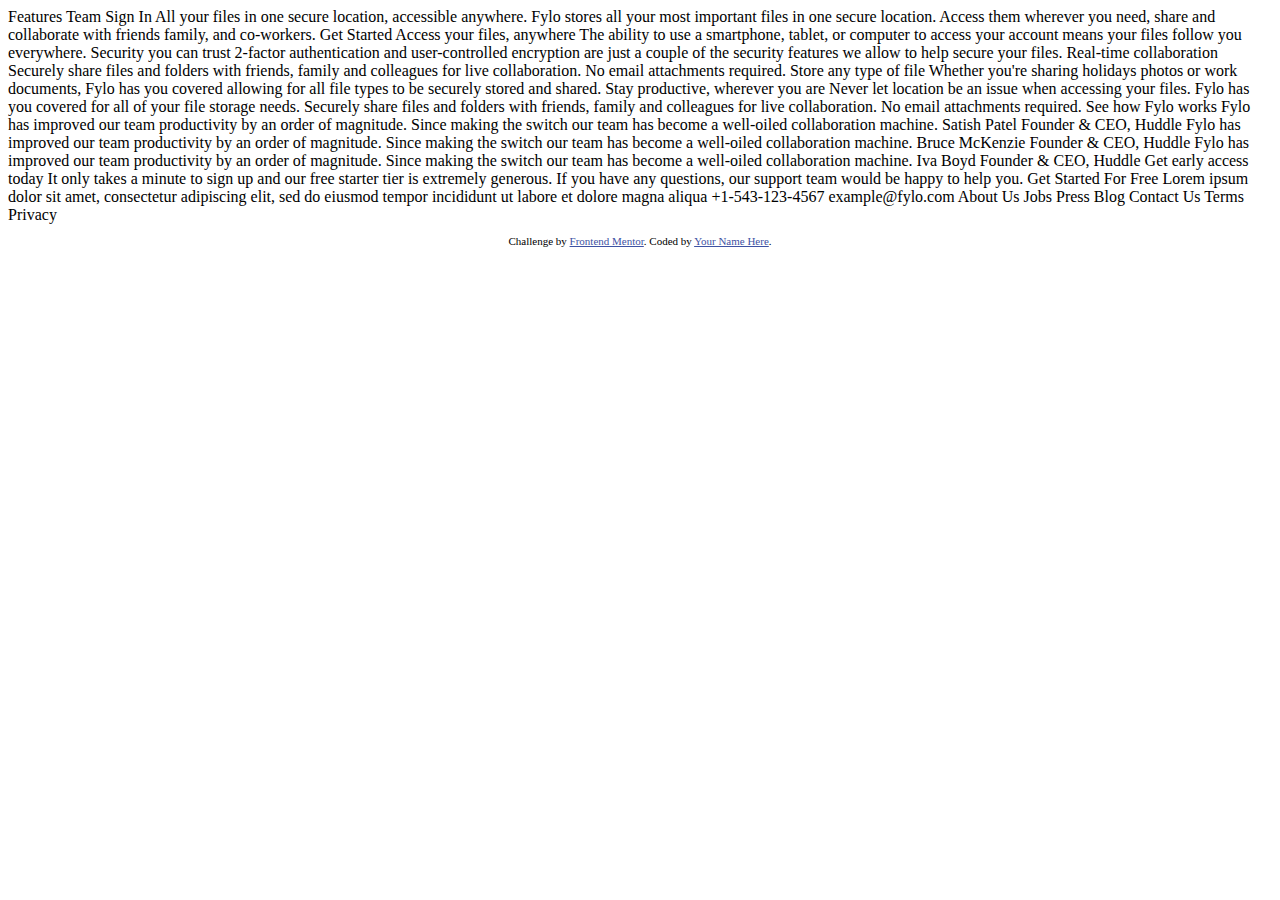
<file: Fylo Website/index.html>
<!DOCTYPE html>
<html lang="en">
<head>
  <meta charset="UTF-8">
  <meta name="viewport" content="width=device-width, initial-scale=1.0"> <!-- displays site properly based on user's device -->

  <link rel="icon" type="image/png" sizes="32x32" href="./images/favicon-32x32.png">
  
  <title>Frontend Mentor | Fylo landing page with dark theme and features grid</title>

  <!-- Feel free to remove these styles or customise in your own stylesheet 👍 -->
  <style>
    .attribution { font-size: 11px; text-align: center; }
    .attribution a { color: hsl(228, 45%, 44%); }
  </style>
</head>
<body>
  Features
  Team
  Sign In

  All your files in one secure location, accessible anywhere.

  Fylo stores all your most important files in one secure location. Access them wherever 
  you need, share and collaborate with friends family, and co-workers.

  Get Started

  Access your files, anywhere

  The ability to use a smartphone, tablet, or computer to access your account means your 
  files follow you everywhere.

  Security you can trust

  2-factor authentication and user-controlled encryption are just a couple of the security 
  features we allow to help secure your files.

  Real-time collaboration

  Securely share files and folders with friends, family and colleagues for live collaboration. 
  No email attachments required.

  Store any type of file

  Whether you're sharing holidays photos or work documents, Fylo has you covered allowing for all 
  file types to be securely stored and shared.

  Stay productive, wherever you are

  Never let location be an issue when accessing your files. Fylo has you covered for all of your file 
  storage needs.

  Securely share files and folders with friends, family and colleagues for live collaboration. No email 
  attachments required.

  See how Fylo works

  Fylo has improved our team productivity by an order of magnitude. Since making the switch our team has 
  become a well-oiled collaboration machine.

  Satish Patel
  Founder & CEO, Huddle

  Fylo has improved our team productivity by an order of magnitude. Since making the switch our team has 
  become a well-oiled collaboration machine.

  Bruce McKenzie
  Founder & CEO, Huddle

  Fylo has improved our team productivity by an order of magnitude. Since making the switch our team has 
  become a well-oiled collaboration machine.

  Iva Boyd
  Founder & CEO, Huddle

  Get early access today

  It only takes a minute to sign up and our free starter tier is extremely generous. If you have any 
  questions, our support team would be happy to help you.

  Get Started For Free

  Lorem ipsum dolor sit amet, consectetur adipiscing elit, sed do eiusmod tempor incididunt ut labore et 
  dolore magna aliqua

  +1-543-123-4567
  example@fylo.com

  About Us
  Jobs
  Press
  Blog

  Contact Us
  Terms
  Privacy

  <footer>
    <p class="attribution">
      Challenge by <a href="https://www.frontendmentor.io?ref=challenge" target="_blank">Frontend Mentor</a>. 
      Coded by <a href="#">Your Name Here</a>.
    </p>
  </footer>
</body>
</html>
</file>
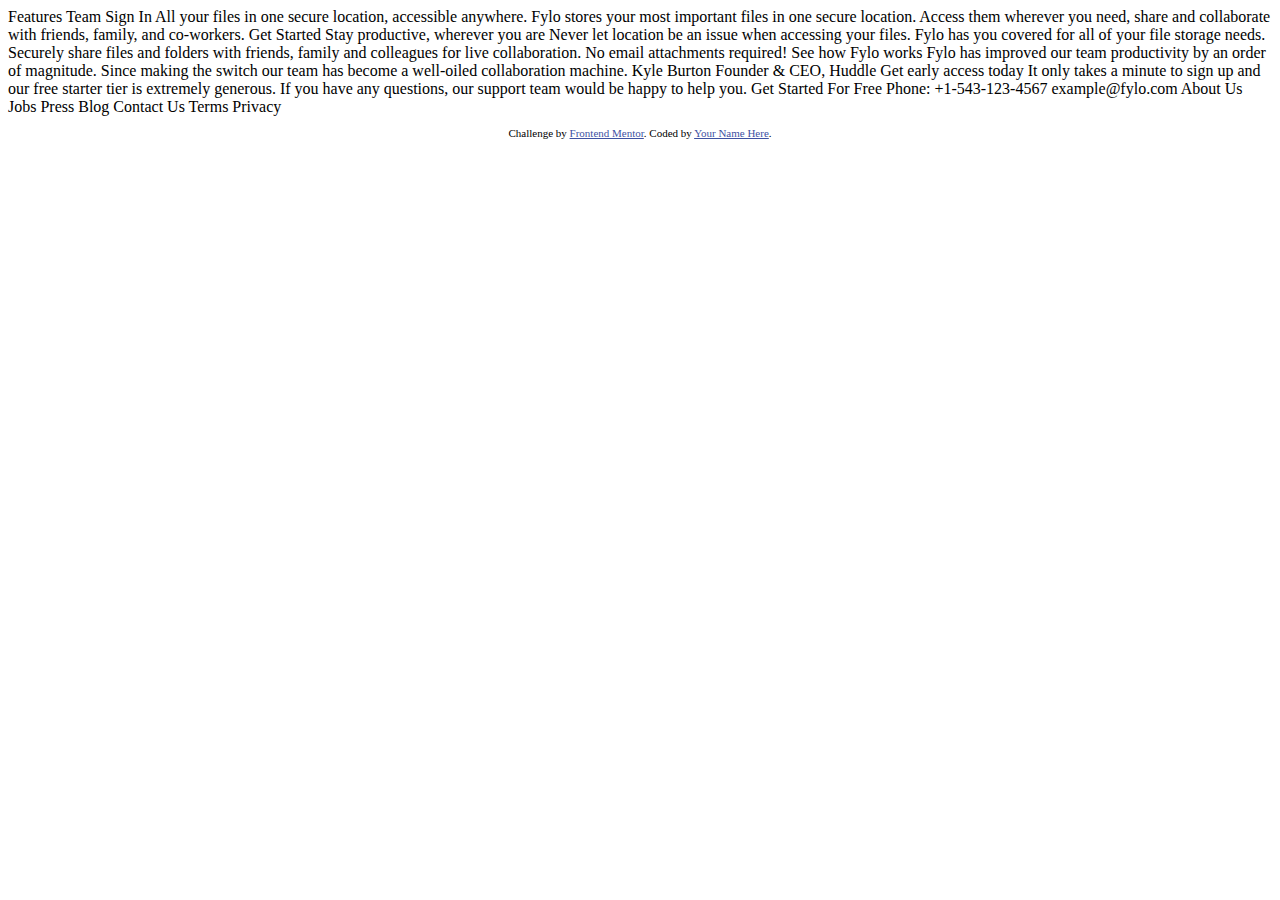
<file: Fylo White Web/index.html>
<!DOCTYPE html>
<html lang="en">
<head>
  <meta charset="UTF-8">
  <meta name="viewport" content="width=device-width, initial-scale=1.0"> <!-- displays site properly based on user's device -->

  <link rel="icon" type="image/png" sizes="32x32" href="./images/favicon-32x32.png">
  
  <title>Frontend Mentor | Fylo landing page with two column layout</title>

  <!-- Feel free to remove these styles or customise in your own stylesheet 👍 -->
  <style>
    .attribution { font-size: 11px; text-align: center; }
    .attribution a { color: hsl(228, 45%, 44%); }
  </style>
</head>
<body>

  Features
  Team
  Sign In

  All your files in one secure location, accessible anywhere.

  Fylo stores your most important files in one secure location. 
  Access them wherever you need, share and collaborate with friends, 
  family, and co-workers.

  Get Started

  Stay productive, wherever you are

  Never let location be an issue when accessing your files. Fylo has you 
  covered for all of your file storage needs.

  Securely share files and folders with friends, family and colleagues for 
  live collaboration. No email attachments required!

  See how Fylo works

  Fylo has improved our team productivity by an order of magnitude. Since 
  making the switch our team has become a well-oiled collaboration machine.

  Kyle Burton
  Founder & CEO, Huddle

  Get early access today

  It only takes a minute to sign up and our free starter tier is extremely generous. 
  If you have any questions, our support team would be happy to help you.

  Get Started For Free

  Phone: +1-543-123-4567
  example@fylo.com

  About Us
  Jobs
  Press
  Blog

  Contact Us
  Terms
  Privacy

  <footer>
    <p class="attribution">
      Challenge by <a href="https://www.frontendmentor.io?ref=challenge" target="_blank">Frontend Mentor</a>. 
      Coded by <a href="#">Your Name Here</a>.
    </p>
  </footer>
</body>
</html>
</file>
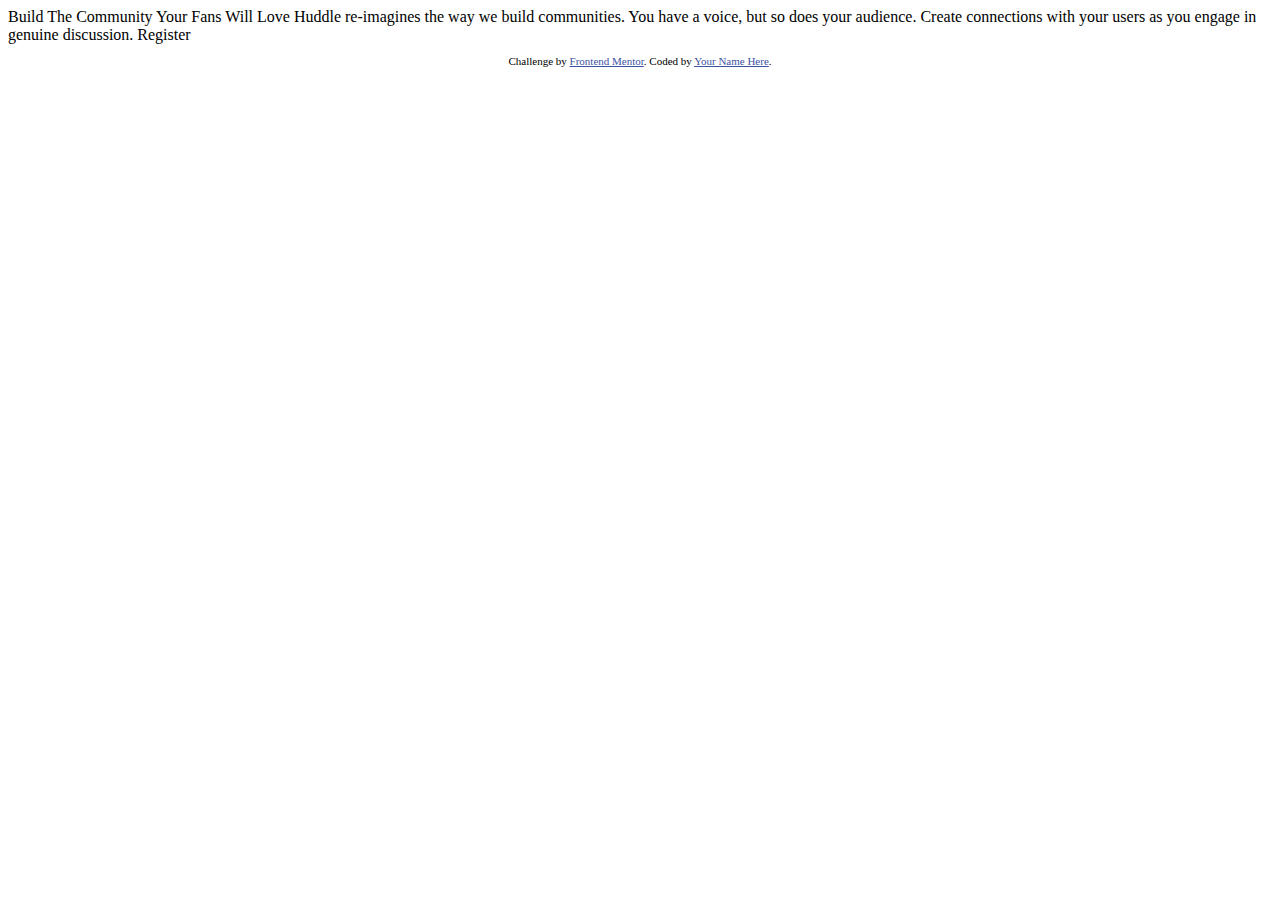
<file: Huddle Landing Page/index.html>
<!DOCTYPE html>
<html lang="en">
<head>
  <meta charset="UTF-8">
  <meta name="viewport" content="width=device-width, initial-scale=1.0"> <!-- displays site properly based on user's device -->

  <link rel="icon" type="image/png" sizes="32x32" href="./images/favicon-32x32.png">
  
  <title>Frontend Mentor | Huddle landing page with single introductory section</title>

  <!-- Feel free to remove these styles or customise in your own stylesheet 👍 -->
  <style>
    .attribution { font-size: 11px; text-align: center; }
    .attribution a { color: hsl(228, 45%, 44%); }
  </style>
</head>
<body>

  Build The Community Your Fans Will Love

  Huddle re-imagines the way we build communities. You have a voice, but so does your audience. 
  Create connections with your users as you engage in genuine discussion. 

  Register

  <footer>
    <p class="attribution">
      Challenge by <a href="https://www.frontendmentor.io?ref=challenge" target="_blank">Frontend Mentor</a>. 
      Coded by <a href="#">Your Name Here</a>.
    </p>
  </footer>
</body>
</html>
</file>
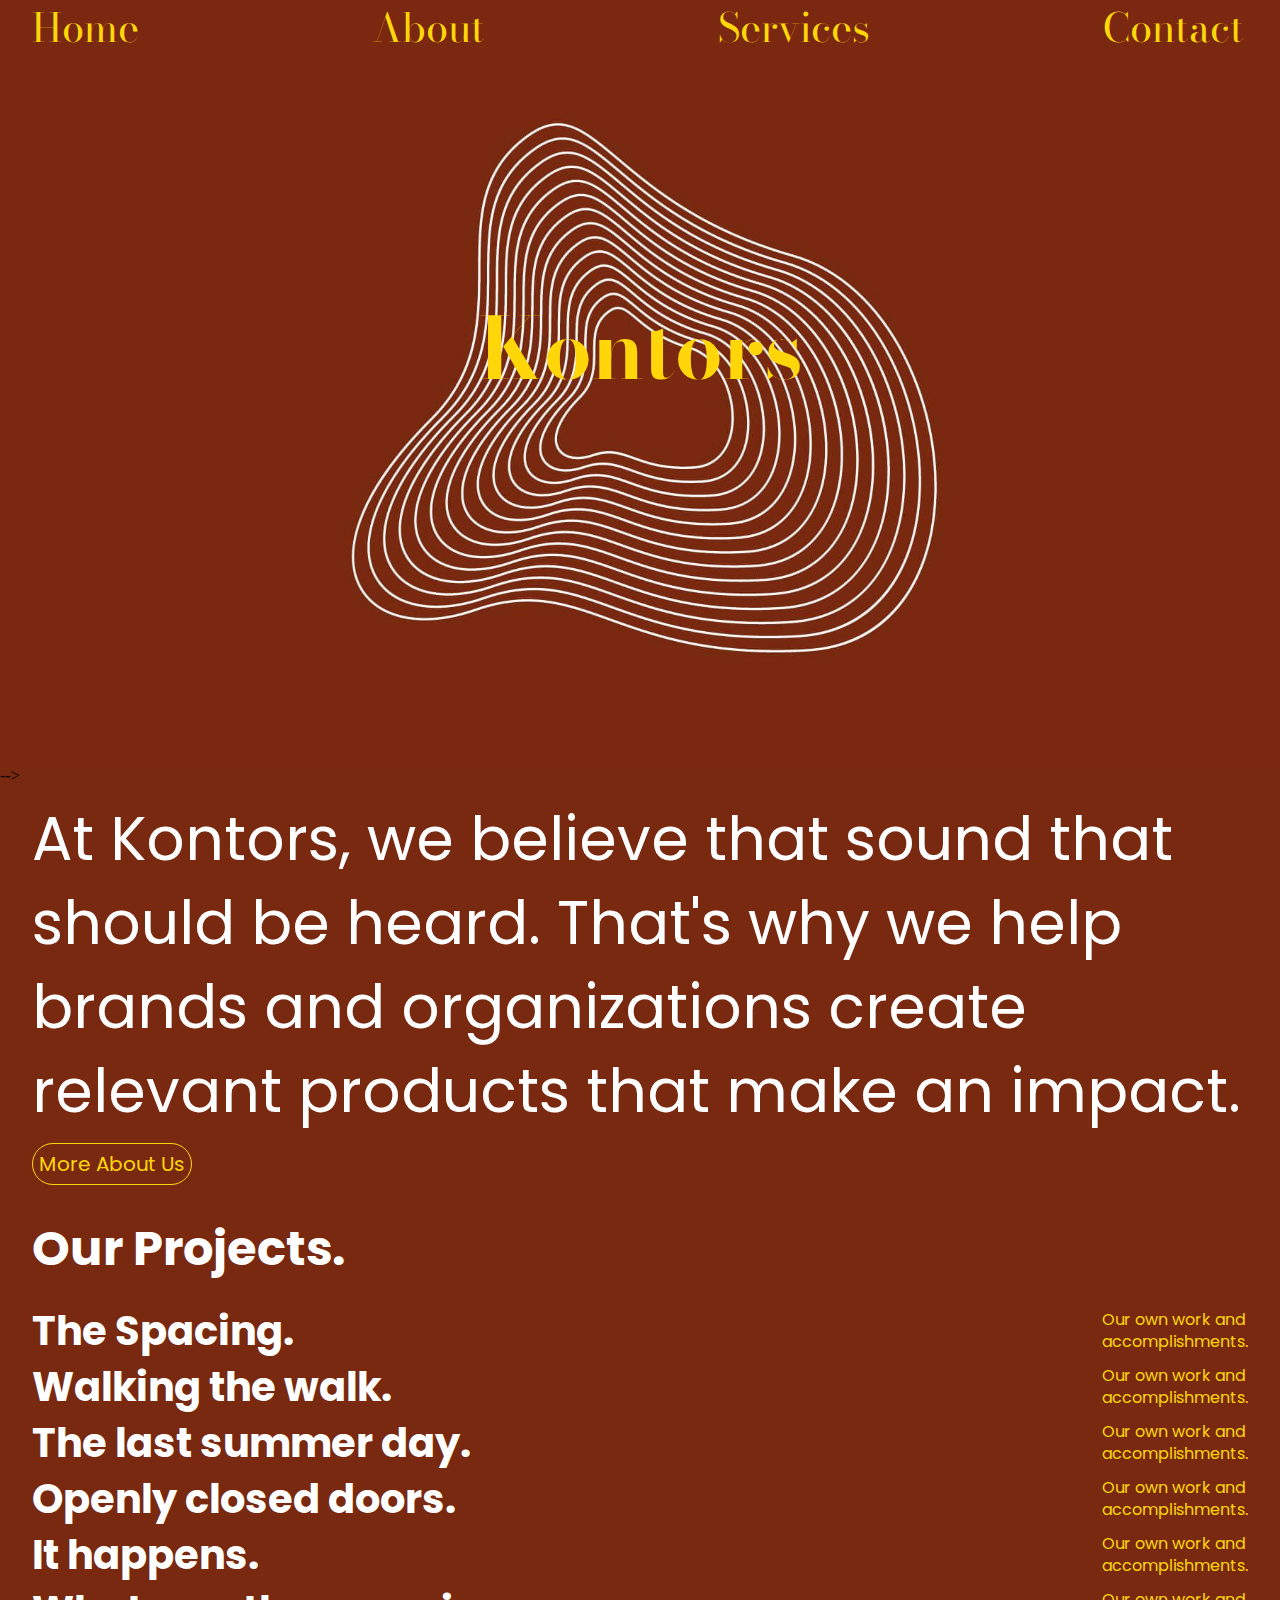
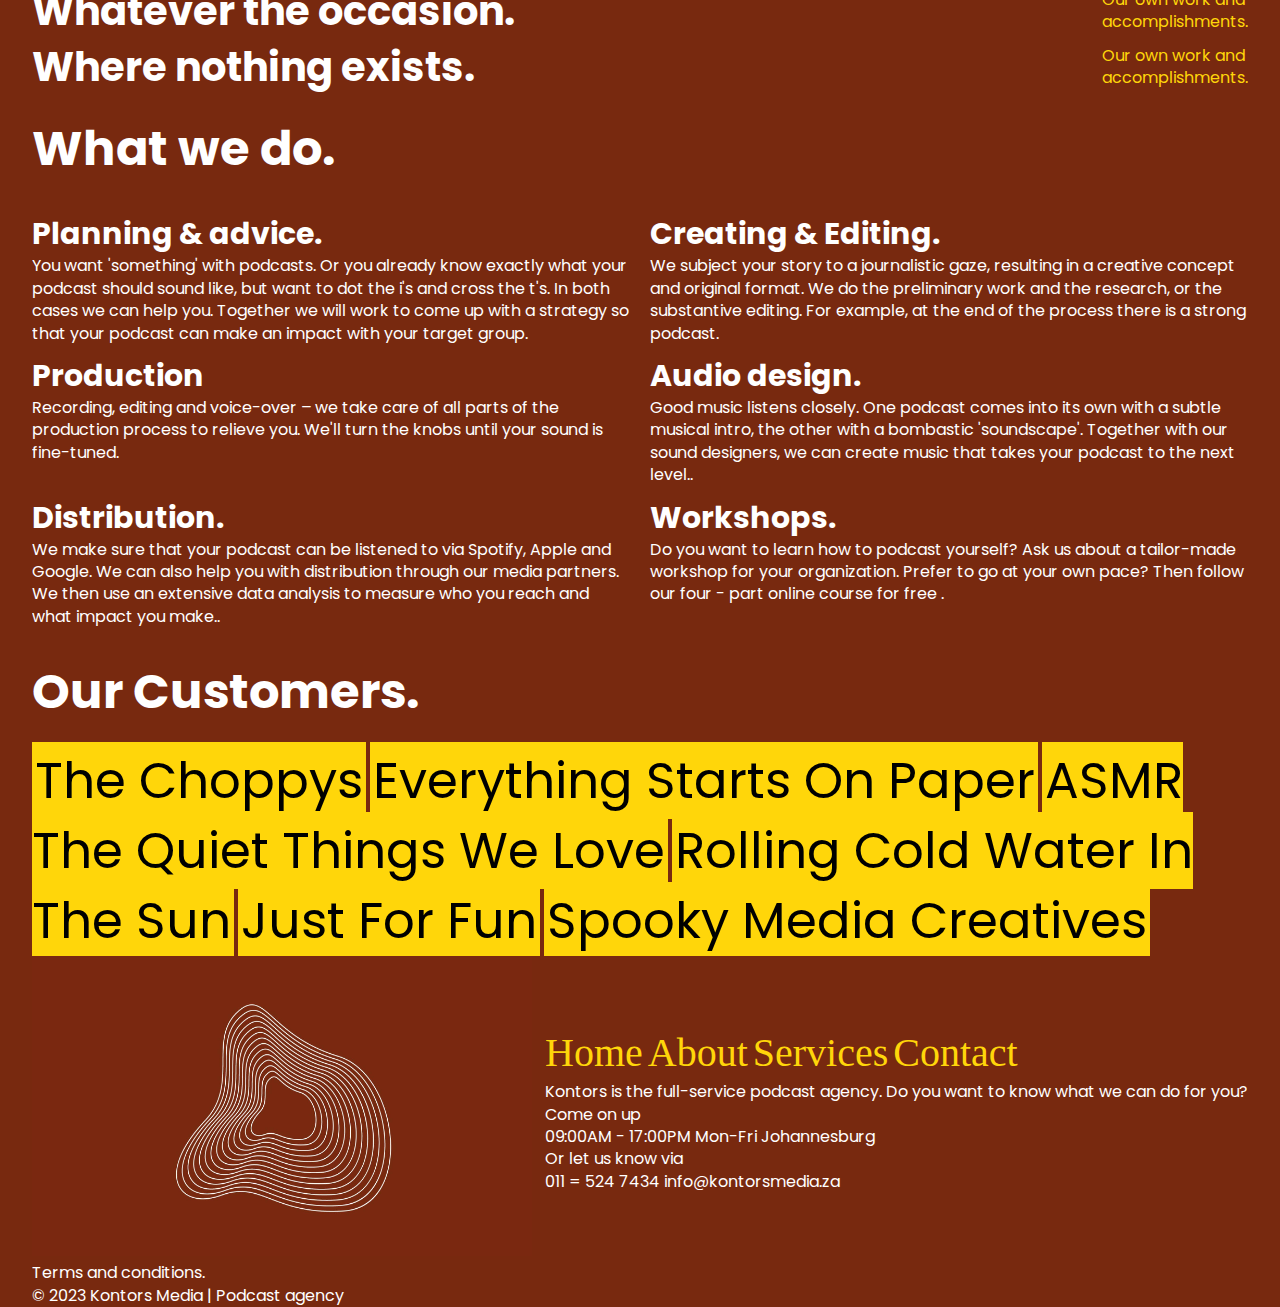
<file: Kontors Landing Page/index.html>
<!DOCTYPE html>
<html lang="en">
<head>
    <meta charset="UTF-8">
    <meta http-equiv="X-UA-Compatible" content="IE=edge">
    <meta name="viewport" content="width=device-width, initial-scale=1.0">
    <link rel="stylesheet" href="css/main.css">
    <title>Kontors | Welcomet</title>
</head>
<body>
    <main>
        <div class="showcase font-bodoni">
            <div class="container">
                
                <div class="navbar">
                    <ul class="links">
                        <li><a href="#">Home</a></li>
                        <li><a href="#">About</a></li>
                        <li><a href="#">Services</a></li>
                        <li><a href="#">Contact</a></li>
                    </ul>
                </div>

                <div>
                    <h1 class="showcase-header">
                        Kontors
                    </h1>
                </div>

            </div>

        </div>
    </main>
-->

    <section class="section-1 font-poppins">
        <div class="container">
            <p>
                At Kontors, we believe that sound that should be heard. That's why we help brands and organizations create relevant products that make an impact.
            </p>
            <a href="#">More About Us</a>
        </div>
    </section>

    <section class="section-2 font-poppins">
        <div class="container">
            <div>
                <h2 class="text-5xl text-white ">
                    Our Projects.
                </h2>
            </div>

            <div class="projects">
                
                <div class="project">
                    <h3>
                        The Spacing.
                    </h3>
                    <a href="#">
                        Our own work and <br> accomplishments.
                    </a>
                </div>
                <div class="project">
                    <h3>
                        Walking the walk.
                    </h3>
                    <a href="#">
                        Our own work and <br> accomplishments.
                    </a>
                </div>
                <div class="project">
                    <h3>
                        The last summer day.
                    </h3>
                    <a href="#">
                        Our own work and <br> accomplishments.
                    </a>
                </div>
                <div class="project">
                    <h3>
                        Openly closed doors.
                    </h3>
                    <a href="#">
                        Our own work and <br> accomplishments.
                    </a>
                </div>
                <div class="project">
                    <h3>
                        It happens.
                    </h3>
                    <a href="#">
                        Our own work and <br> accomplishments.
                    </a>
                </div>
                <div class="project">
                    <h3>
                        Whatever the occasion.
                    </h3>
                    <a href="#">
                        Our own work and <br> accomplishments.
                    </a>
                </div>
                <div class="project">
                    <h3>
                        Where nothing exists.
                    </h3>
                    <a href="#">
                        Our own work and <br> accomplishments.
                    </a>
                </div>

            </div>

        </div>
    </section>
    
    <section class="section-3 font-poppins text-white">
        <div class="container">
            <div>
                <h2 class="text-5xl">
                    What we do.
                </h2>
            </div>

            <div class="works">
                <div>
                     <h3>
                         Planning & advice.
                     </h3>
                     <p>
                         You want 'something' with podcasts. 
                         Or you already know exactly what your podcast should sound like, but want to dot the i's and cross the t's. In both cases we can help you. 
                         Together we will work to come up with a strategy so that your podcast can make an impact with your target group.
                     </p>
                </div>
                
                <div>
                     <h3>
                         Creating & Editing.
                     </h3>
                     <p>
                         We subject your story to a journalistic gaze, resulting in a creative concept and original format. 
                         We do the preliminary work and the research, or the substantive editing. 
                         For example, at the end of the process there is a strong podcast.
                     </p>
                </div>
     
             </div>
             
             <div class="works">
                <div>
                     <h3>
                         Production
                     </h3>
                     <p>
                         Recording, editing and voice-over – we take care of all parts of the production process to relieve you. 
                         We'll turn the knobs until your sound is fine-tuned.
                     </p>
                </div>
                
                <div>
                     <h3>
                         Audio design.
                     </h3>
                     <p>
                         Good music listens closely. One podcast comes into its own with a subtle musical intro, the other with a bombastic 'soundscape'. Together with our sound designers, we can create music that takes your podcast to the next level..
                     </p>
                </div>
     
             </div>
             <div class="works">
                <div>
                     <h3>
                         Distribution.
                     </h3>
                     <p>
                         We make sure that your podcast can be listened to via Spotify, Apple and Google. We can also help you with distribution through our media partners. We then use an extensive data analysis to measure who you reach and what impact you make..
                     </p>
                </div>
                
                <div>
                     <h3>
                         Workshops.
                     </h3>
                     <p>
                         Do you want to learn how to podcast yourself? Ask us about a tailor-made workshop for your organization. Prefer to go at your own pace? Then follow our four - part online course for free .
                     </p>
                </div>
     
             </div>
        </div>

        

    </section>

    <section class="section-4 font-poppins">
        <div class="container">
            <h2 class="text-5xl text-white">
                Our Customers.
            </h2>

            <p>
                <span class="words">The Choppys</span> 
                <span class="words">Everything Starts On Paper</span> 
                <span class="words">ASMR The Quiet Things We Love</span>
                <span class="words">Rolling Cold Water In The Sun</span>
                <span class="words">Just For Fun</span>
                <span class="words">Spooky Media Creatives</span>
            </p>

        </div>
    </section>

    <footer>
        <div class="container">
            <div class="footer-section text-white">
                <div>
                    <img src="hero-image.jpg" alt="this is the hero image" width="500" height="300">
                </div>
                <div>
                    <div>
                        <ul>
                            <li><a href="#">Home</a></li>
                            <li><a href="#">About</a></li>
                            <li><a href="#">Services</a></li>
                            <li><a href="#">Contact</a></li>
                        </ul>
                        
                        <p>
                            Kontors is the full-service podcast agency. Do you want to know what we can do for you?
                        </p>

                        <div>
                            <p>
                                Come on up
                            </p>

                            <p>
                                09:00AM - 17:00PM Mon-Fri Johannesburg
                            </p>
                        </div>
                        <div>
                            <p>
                                Or let us know via
                            </p>

                            <p>
                                011 = 524 7434 info@kontorsmedia.za
                            </p>
                        </div>
                        <div>

                        </div>
                    </div>  
                </div>
            </div>

            <div class="text-white font-poppins">
                <div>
                    <p>
                        Terms and conditions.
                    </p>
                </div>
                <div>
                    <p>
                        &copy; 2023 Kontors Media | Podcast agency
                    </p>
                </div>
            </div>
        </div>
    </footer>
</body>
</html>
</file>
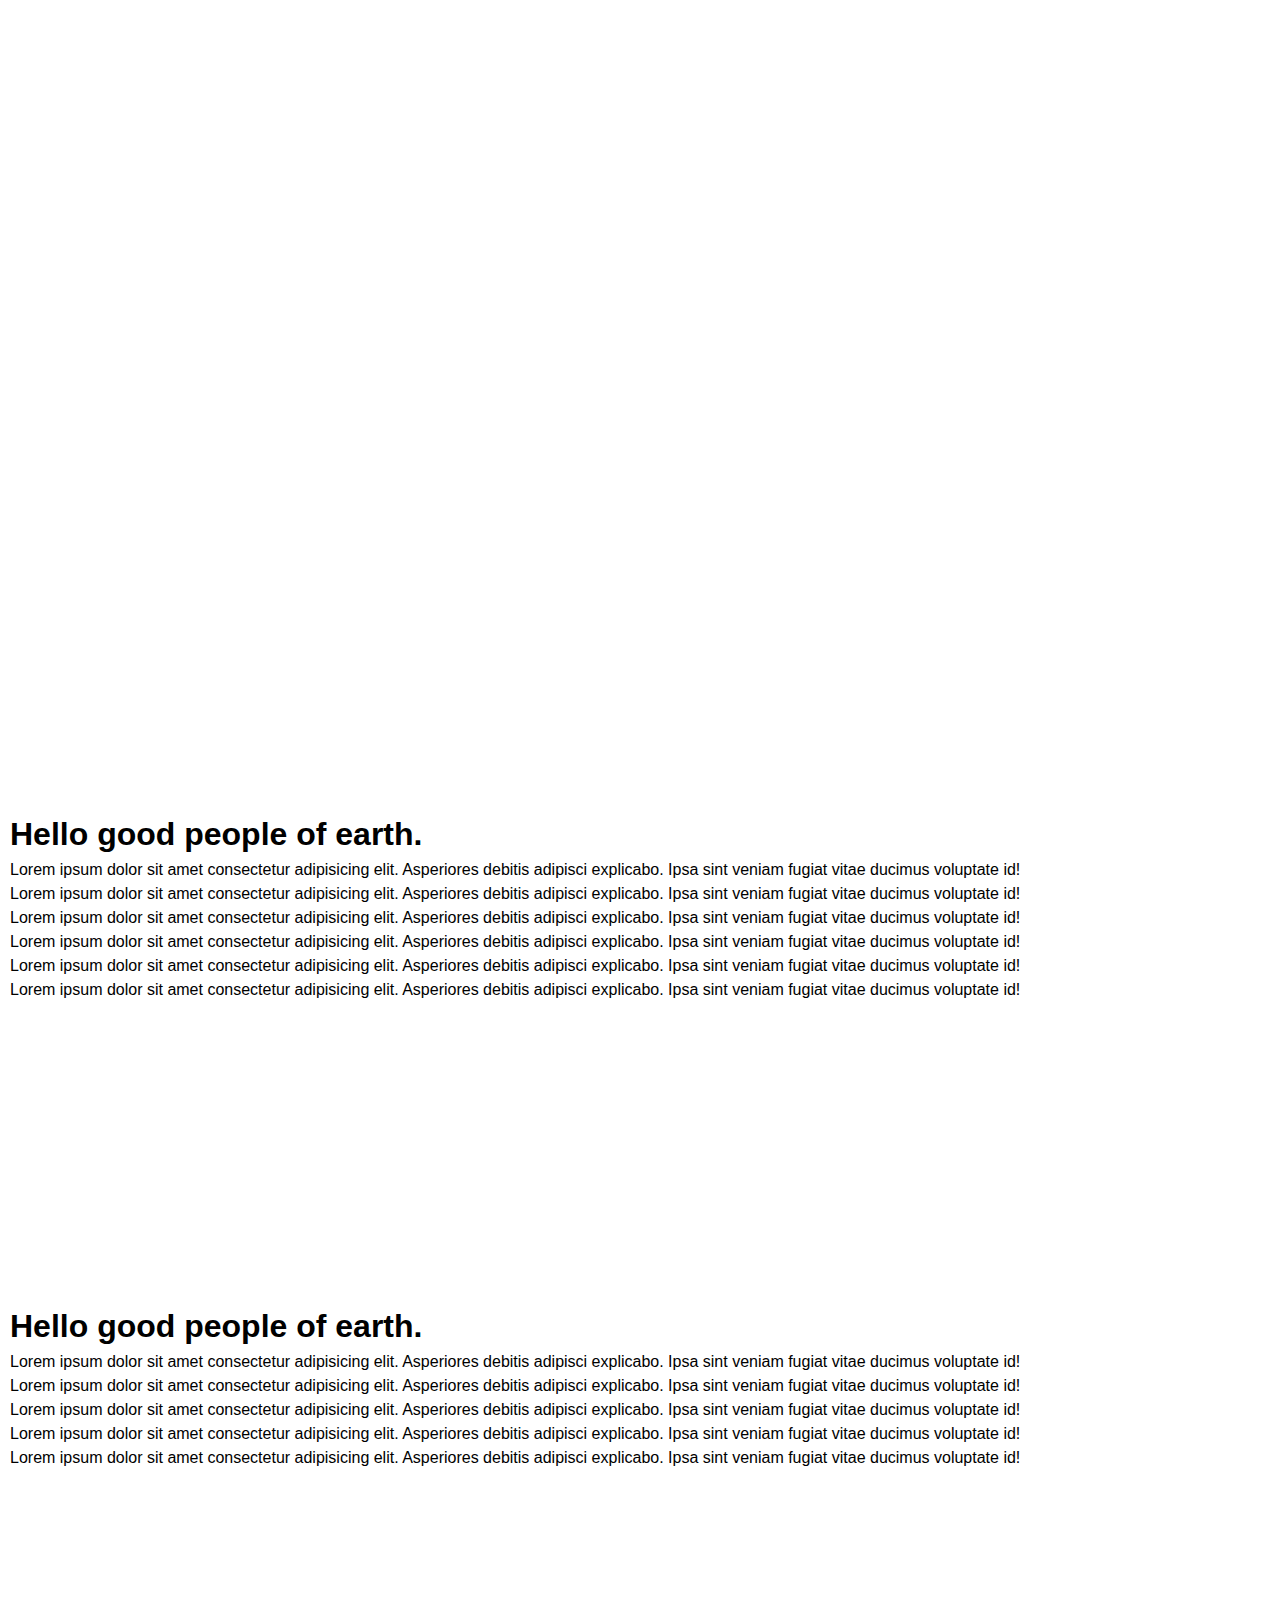
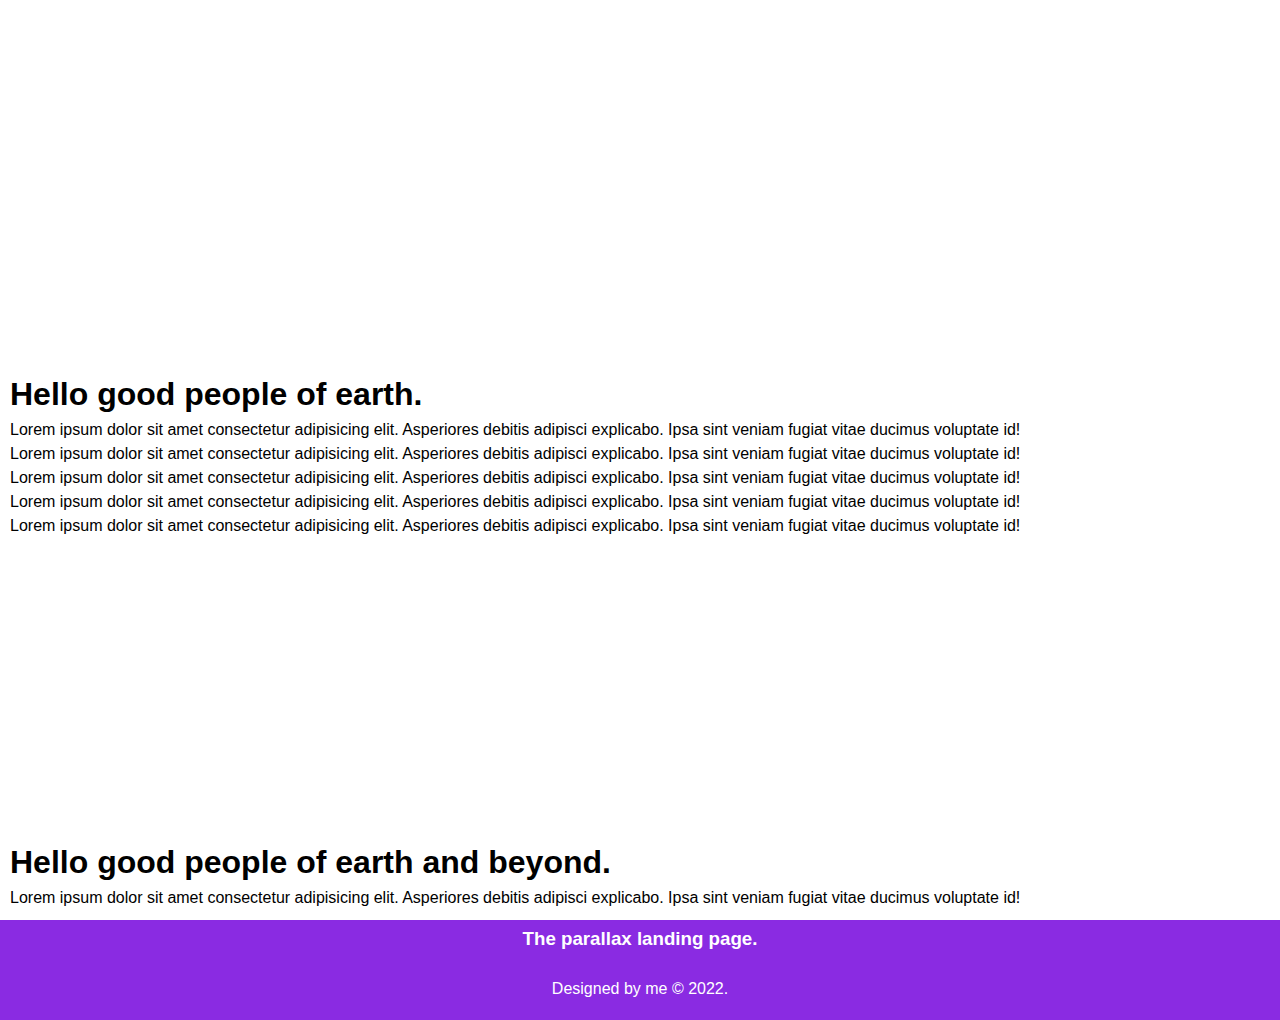
<file: The Para Effect/index.html>
<!DOCTYPE html>
<html lang="en">
<head>
    <meta charset="UTF-8">
    <meta http-equiv="X-UA-Compatible" content="IE=edge">
    <link rel="stylesheet" href="css/style.css">
    <meta name="viewport" content="width=device-width, initial-scale=1.0">
    <title>Parallax</title>
</head>
<body>
    <section>
        <div class="showcase">
            <h1 class="header">
                The Para Effect.
            </h1>
        </div>
    </section>
    <section class="content">
        <div class="show1"></div>
        <div class="sec1">
            <h1>
                Hello good people of earth.
            </h1>
            <p>
                Lorem ipsum dolor sit amet consectetur adipisicing elit. Asperiores debitis adipisci explicabo. Ipsa sint veniam fugiat vitae ducimus voluptate id!
            </p>
            <p>
                Lorem ipsum dolor sit amet consectetur adipisicing elit. Asperiores debitis adipisci explicabo. Ipsa sint veniam fugiat vitae ducimus voluptate id!
            </p>
            <p>
                Lorem ipsum dolor sit amet consectetur adipisicing elit. Asperiores debitis adipisci explicabo. Ipsa sint veniam fugiat vitae ducimus voluptate id!
            </p>
            <p>
                Lorem ipsum dolor sit amet consectetur adipisicing elit. Asperiores debitis adipisci explicabo. Ipsa sint veniam fugiat vitae ducimus voluptate id!
            </p>
            <p>
                Lorem ipsum dolor sit amet consectetur adipisicing elit. Asperiores debitis adipisci explicabo. Ipsa sint veniam fugiat vitae ducimus voluptate id!
            </p>
            <p>
                Lorem ipsum dolor sit amet consectetur adipisicing elit. Asperiores debitis adipisci explicabo. Ipsa sint veniam fugiat vitae ducimus voluptate id!
            </p>
        </div>
        <div class="show2"></div>
        <div class="sec2">
            <h1>
                Hello good people of earth.
            </h1>
            <p>
                Lorem ipsum dolor sit amet consectetur adipisicing elit. Asperiores debitis adipisci explicabo. Ipsa sint veniam fugiat vitae ducimus voluptate id!
            </p>
            <p>
                Lorem ipsum dolor sit amet consectetur adipisicing elit. Asperiores debitis adipisci explicabo. Ipsa sint veniam fugiat vitae ducimus voluptate id!
            </p>
            <p>
                Lorem ipsum dolor sit amet consectetur adipisicing elit. Asperiores debitis adipisci explicabo. Ipsa sint veniam fugiat vitae ducimus voluptate id!
            </p>
            <p>
                Lorem ipsum dolor sit amet consectetur adipisicing elit. Asperiores debitis adipisci explicabo. Ipsa sint veniam fugiat vitae ducimus voluptate id!
            </p>
            <p>
                Lorem ipsum dolor sit amet consectetur adipisicing elit. Asperiores debitis adipisci explicabo. Ipsa sint veniam fugiat vitae ducimus voluptate id!
            </p>
        </div>
        <div class="show3"></div>
        <div class="sec3">
            <h1>
                Hello good people of earth.
            </h1>
            <p>
                Lorem ipsum dolor sit amet consectetur adipisicing elit. Asperiores debitis adipisci explicabo. Ipsa sint veniam fugiat vitae ducimus voluptate id!
            </p>
            <p>
                Lorem ipsum dolor sit amet consectetur adipisicing elit. Asperiores debitis adipisci explicabo. Ipsa sint veniam fugiat vitae ducimus voluptate id!
            </p>
            <p>
                Lorem ipsum dolor sit amet consectetur adipisicing elit. Asperiores debitis adipisci explicabo. Ipsa sint veniam fugiat vitae ducimus voluptate id!
            </p>
            <p>
                Lorem ipsum dolor sit amet consectetur adipisicing elit. Asperiores debitis adipisci explicabo. Ipsa sint veniam fugiat vitae ducimus voluptate id!
            </p>
            <p>
                Lorem ipsum dolor sit amet consectetur adipisicing elit. Asperiores debitis adipisci explicabo. Ipsa sint veniam fugiat vitae ducimus voluptate id!
            </p>
        </div>
        <div class="show4"></div>
        <div class="sec4">
            <h1>
                Hello good people of earth and beyond.
            </h1>
            <p>
                Lorem ipsum dolor sit amet consectetur adipisicing elit. Asperiores debitis adipisci explicabo. Ipsa sint veniam fugiat vitae ducimus voluptate id!
            </p>
        </div>
    </section>

    <footer>
        <h3>The parallax landing page.</h3><br>
        <p>
            Designed by me &copy; 2022.
        </p>
    </footer>
</body>
</html>
</file>
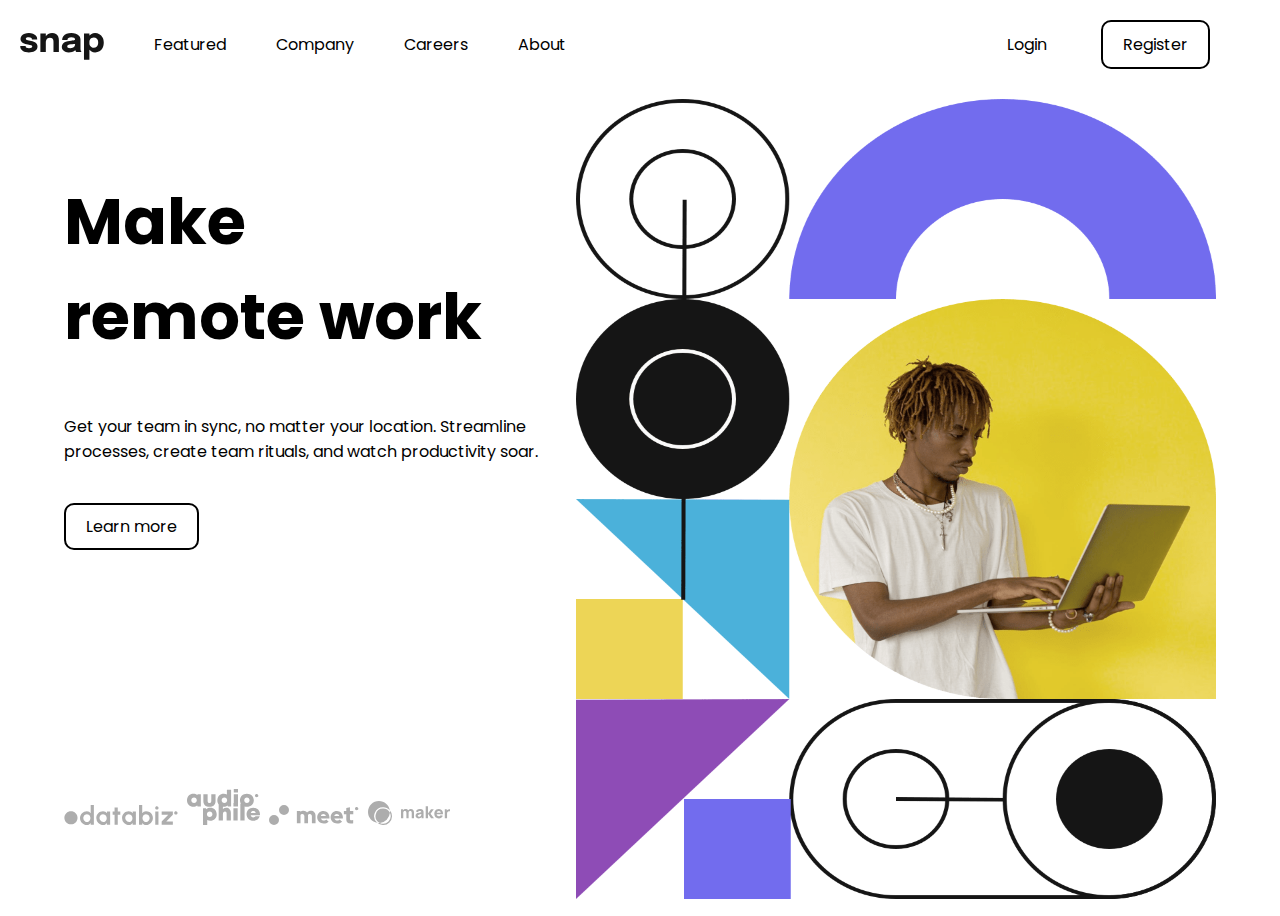
<file: Drop Down Navigation Landing Page/index1.html>
<!DOCTYPE html>
<html lang="en">
<head>
    <meta charset="UTF-8">
    <meta http-equiv="X-UA-Compatible" content="IE=edge">
    <link rel="stylesheet" href="style.css">
    <meta name="viewport" content="width=device-width, initial-scale=1.0">
    <title>Snap | Welcome</title>
</head>
<body>
    <header class="header">
        <div class="navigation">
            <div class="logo">
                <img src="images/logo.svg" alt="">
            </div>
            <div>
                <ul class="links">
                    <li><a id="featured" href="#">Featured</a>

                    </li>
                    <li><a id="company" href="#">Company</a>
                    </li>
                    <li><a href="#">Careers</a>
                    
                    </li>
                    <li><a href="#">About</a>
                    </li>
                </ul>
            </div>
        </div>

        <div class="logins">
            <a class="hover" href="#">Login</a>
            <a class="btn-outline" href="#">Register</a>
        </div>

        <div id="menu-bar" class="menu">
            <img src="images/icon-menu.svg" alt="">
        </div>
    </header>

    <div id="sidebar" class="sidebar-container">
        <div>
            <ul>
                <li><a id="side-feature" href="#">Featured</a>
                </li>
                <li><a id="side-company" href="#">Company</a>
                </li>
                <li><a href="#">Careers</a>
                </li>
                <li><a href="#">About</a>
                </li>
                <li>
                    <a class="hover" href="#">Login</a>
                </li>
                <li>
                    <a class="btn-outline" href="#">Register</a>
                </li>
            </ul>
        </div>
    </div>

    <section class="showcase container">
        <div class="content">
            <h1>
                Make <br>
                remote work
            </h1>
            <p>
                Get your team in sync, no matter your location. Streamline processes, 
                create team rituals, and watch productivity soar.
            </p>
            <a class="btn-outline" href="#">Learn more</a>

            <div class="logos">
                <img src="images/client-databiz.svg" alt="this is databiz">
                <img src="images/client-audiophile.svg" alt="this is audiophile">
                <img src="images/client-meet.svg" alt="this is client-meet">
                <img src="images/client-maker.svg" alt="this is maker">
            </div>
        </div>
        <div class="image">
            <img src="images/image-hero-desktop.png" alt="">
        </div>
    </section>
    <div id="box1" class="block block-1">
        <ul>
            <li><img src="images/icon-todo.svg" alt="this is a calender icon">Todo List</li>
            <li><img src="images/icon-calendar.svg" alt="this is a calender ivon">Calender</li>
            <li><img src="images/icon-reminders.svg" alt="this is a calender ivon">Reminders</li>
            <li><img src="images/icon-planning.svg" alt="this is a calender ivon">Planning</li>
        </ul>
    </div>
    <div id="box2" class="block block-2">
        <ul>
            <li>History</li>
            <li>Our Teams</li>
            <li>Blog</li>
        </ul>
    </div>




    <script src="main.js"></script>
</body>
</html>
</file>
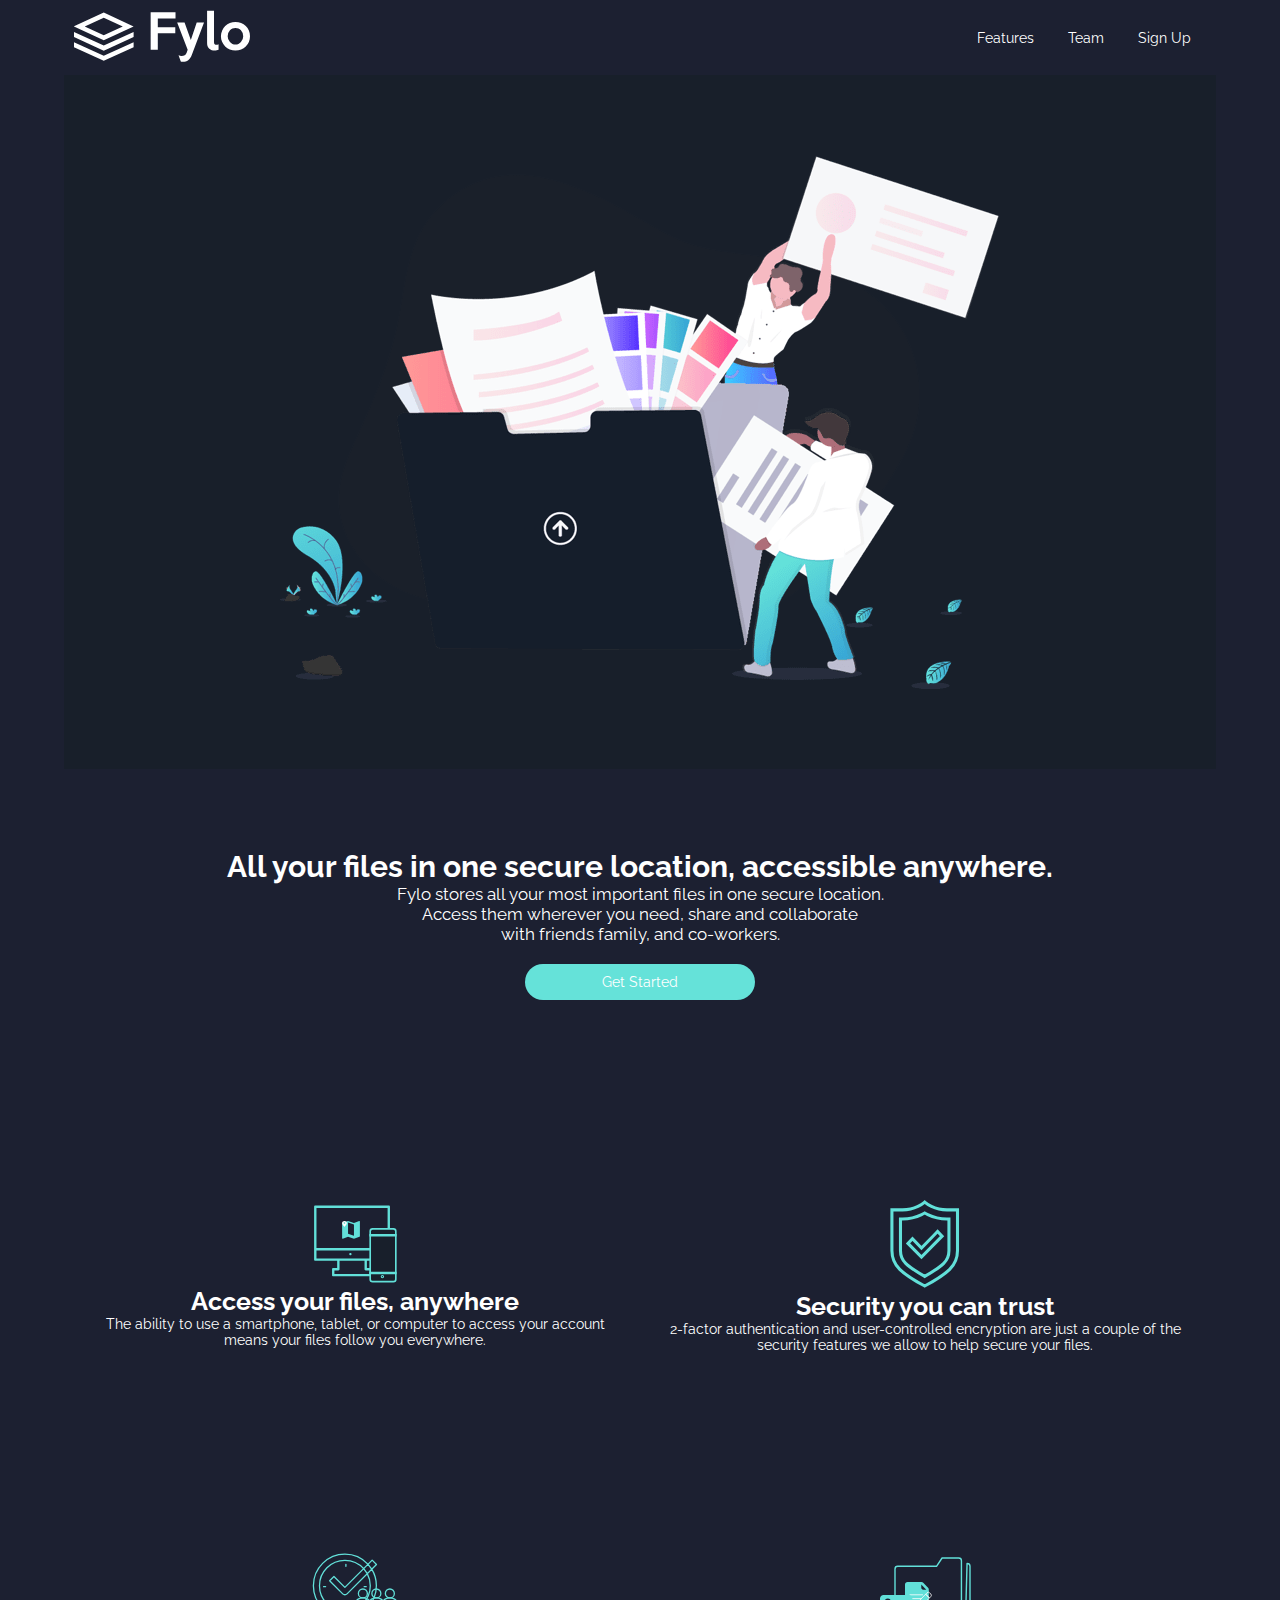
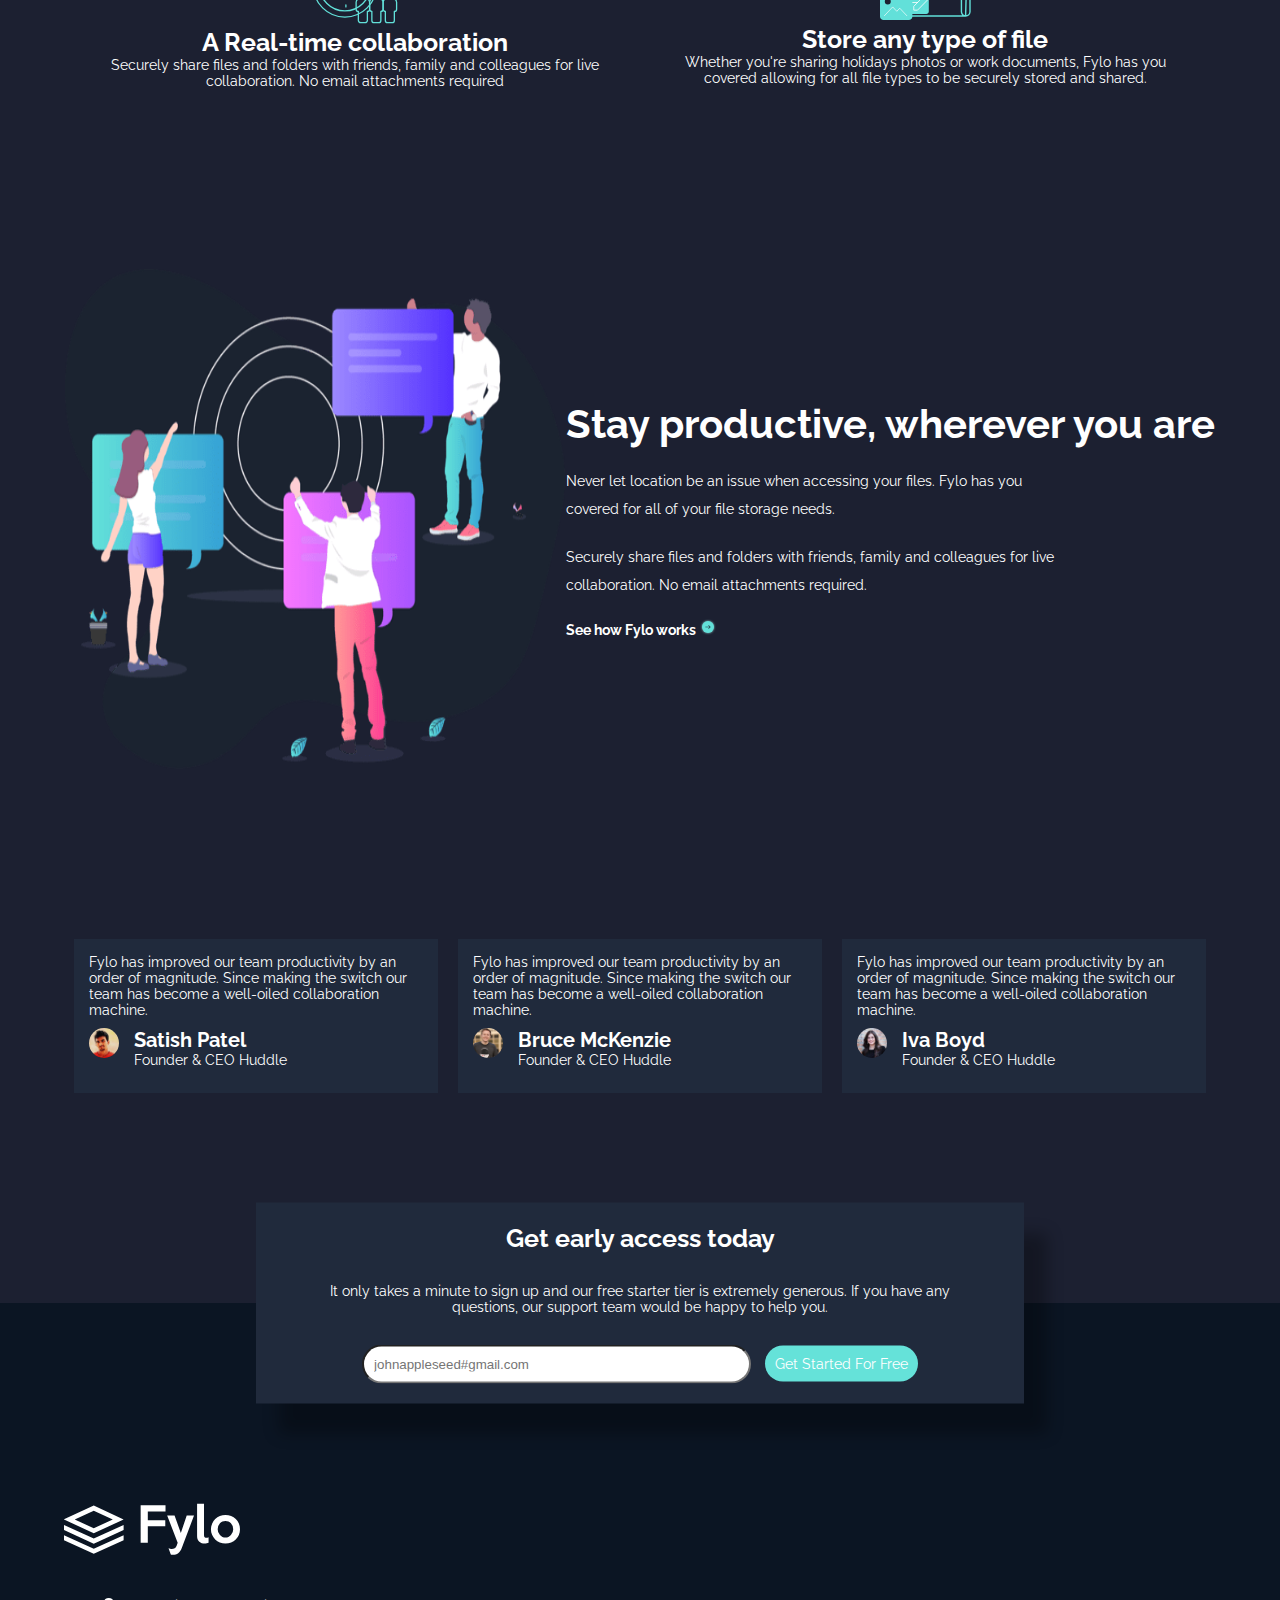
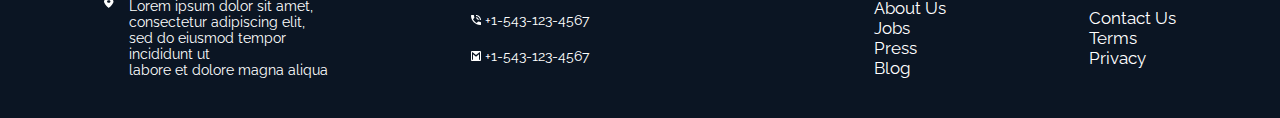
<file: Fylo Website/main.html>
<!DOCTYPE html>
<html lang="en">
<head>
    <meta charset="UTF-8">
    <meta http-equiv="X-UA-Compatible" content="IE=edge">
    <link rel="stylesheet" href="https://cdnjs.cloudflare.com/ajax/libs/font-awesome/6.4.0/css/all.min.css" integrity="sha512-iecdLmaskl7CVkqkXNQ/ZH/XLlvWZOJyj7Yy7tcenmpD1ypASozpmT/E0iPtmFIB46ZmdtAc9eNBvH0H/ZpiBw==" crossorigin="anonymous" referrerpolicy="no-referrer" />
    <link rel="stylesheet" href="style.css">
    <meta name="viewport" content="width=device-width, initial-scale=1.0">
    <title>Document</title>
</head>
<body>
    <header>
        <div class="navbar">
                <div class="container">
                    <div class="logo">
                        <a href="#">
                            <img src="images/logo.svg" alt="this is a logo">
                        </a>
                    </div>
                <div class="links">
                    <a href="#">Features</a>
                    <a href="#">Team</a>
                    <a href="#">Sign Up</a>
                </div>
            </div>
        </div>
    </header>

    <section>
        <div class="container">
            <div class="section1">
                <img src="images/illustration-intro.png" alt="">
            </div>
        </div>
    </section>

    <section>
        <div class="section2">
            <div class="container">
                <h3>
                    All your files in one secure location, accessible anywhere.
                </h3>
                <p>
                    Fylo stores all your most important files in one secure location. <br> Access them wherever 
                    you need, share and collaborate <br> with friends family, and co-workers.
                </p>
                <a href="#" class="btn">
                    Get Started
                </a>
            </div>
        </div>
    </section>

    <section>
        <div class="section3">
            <div class="container">
                <div class="card">
                    <img src="images/icon-access-anywhere.svg" alt="">
                    <h4>
                        Access your files, anywhere
                    </h4>
                    <p>
                        The ability to use a smartphone, tablet, or computer to access your account means your 
                        files follow you everywhere.
                    </p>
                </div>
                
                <div class="card">
                    <img src="images/icon-security.svg" alt="">
                    <h4>
                        Security you can trust
                    </h4>
                    <p>
                        2-factor authentication and user-controlled encryption are just a couple of the security 
                        features we allow to help secure your files.
                    </p>
                </div>

            </div>
        </div>
    </section>
    <section>
        <div class="section3">
            <div class="container">
                <div class="card">
                    <img src="images/icon-collaboration.svg"">
                    <h4>
                        A Real-time collaboration
                    </h4>
                    <p>
                        Securely share files and folders with friends, family and colleagues for live collaboration. 
                        No email attachments required
                    </p>
                </div>
            
                <div class="card">
                    <img src="images/icon-any-file.svg" alt="">
                    <h4>
                        Store any type of file
                    </h4>
                    <p>
                        Whether you're sharing holidays photos or work documents, Fylo has you covered allowing for all 
                        file types to be securely stored and shared.
                    </p>
                </div>
            </div>
        </div>
    </section>


    <section>
        <div class="section4">
            <div class="container">
                <div class="content">
                    <img src="images/illustration-stay-productive.png" alt="this is an image" width="500" height="500">
                    <div>
                        <h4>
                            Stay productive, wherever you are
                        </h4>
                        <p>
                            Never let location be an issue when accessing your files. Fylo has you  <br> covered for all of your file 
                            storage needs.
                        </p>
                        <p>
                            Securely share files and folders with friends, family and colleagues for live <br> collaboration. No email 
                            attachments required.
                        </p>
                        <a href="#">
                           <b> See how Fylo works</b> <img src="images/icon-arrow.svg" alt="">
                        </a>
                    </div>
                </div>
            </div>
        </div>
    </section>
    
    <section class="section5">
        <div class="container">
            <div class="comments">
                <p>
                    Fylo has improved our team productivity by an order of magnitude. Since making the switch our team has 
                    become a well-oiled collaboration machine.
                </p>
                <div class="profile">
                    <img src="images/profile-1.jpg" alt="">
                    <div>
                        <h5>
                            Satish Patel
                        </h5>
                        <p>
                            Founder & CEO Huddle
                        </p>
                    </div>
                </div>
            </div>
            
            <div class="comments">
                <p>
                    Fylo has improved our team productivity by an order of magnitude. Since making the switch our team has 
                    become a well-oiled collaboration machine.
                </p>
                <div class="profile">
                    <img src="images/profile-2.jpg" alt="">
                    <div>
                        <h5>
                            Bruce McKenzie
                        </h5>
                        <p>
                            Founder & CEO Huddle
                        </p>
                    </div>
                </div>
            </div>
            <div class="comments">
                <p>
                    Fylo has improved our team productivity by an order of magnitude. Since making the switch our team has 
                    become a well-oiled collaboration machine.
                </p>
                <div class="profile">
                    <img src="images/profile-3.jpg" alt="">
                    <div>
                        <h5>
                            Iva Boyd
                        </h5>
                        <p>
                            Founder & CEO Huddle
                        </p>
                    </div>
                </div>
            </div>

        </div>
    </section>

    <section class="section6">
        <div class="container">
            <div class="newsletter">
                <h5>
                    Get early access today
                </h5>
                <p>
                    It only takes a minute to sign up and our free starter tier is extremely generous. If you have any 
                    questions, our support team would be happy to help you.
                </p>
                <form >
                    <input type="text" required placeholder="johnappleseed#gmail.com">
                <a href="#" class="btn">Get Started For Free</a>
                </form>
            </div>
        </div>
    </section>

    <footer>
       <div class="container">
        <a href="#">
            <img src="images/logo.svg" alt="this is a logo">
        </a>
        
        <div class="details">
            <div class="location">
                <img src="images/icon-location.svg" alt="this is a location icon">
                <p>
                    Lorem ipsum dolor sit amet, <br> consectetur adipiscing elit, <br> sed do eiusmod tempor <br> incididunt ut <br> labore et 
                    dolore magna aliqua
                </p>
            </div>

            <div class="contacts">
                <div>
                    <p>
                        <img src="images/icon-phone.svg" alt="this is a phone icon">
                        +1-543-123-4567
                    </p>
                </div>
                <div>
                    <p>
                        <img src="images/icon-email.svg" alt="this is an email icon">
                        +1-543-123-4567
                    </p>
                </div>
            </div>
            
            <div class="emails">
                
            </div>

            <ul>
                <li><a href="#">About Us</a></li>
                <li><a href="#">Jobs</a></li>
                <li><a href="#">Press</a></li>
                <li><a href="#">Blog</a></li>
            </ul>

            <ul>
                <li><a href="#">Contact Us</a></li>
                <li><a href="#">Terms</a></li>
                <li><a href="#">Privacy</a></li>
            </ul>

        </div>

        <div class="socials">
            <i class="fa-brands fa-facebook"></i>
            <i class="fa-brands fa-twitter"></i>
            <i class="fa-brands fa-instagram"></i>
        </div>

       </div>
        
    </footer>
    
</body>
</html>
</file>
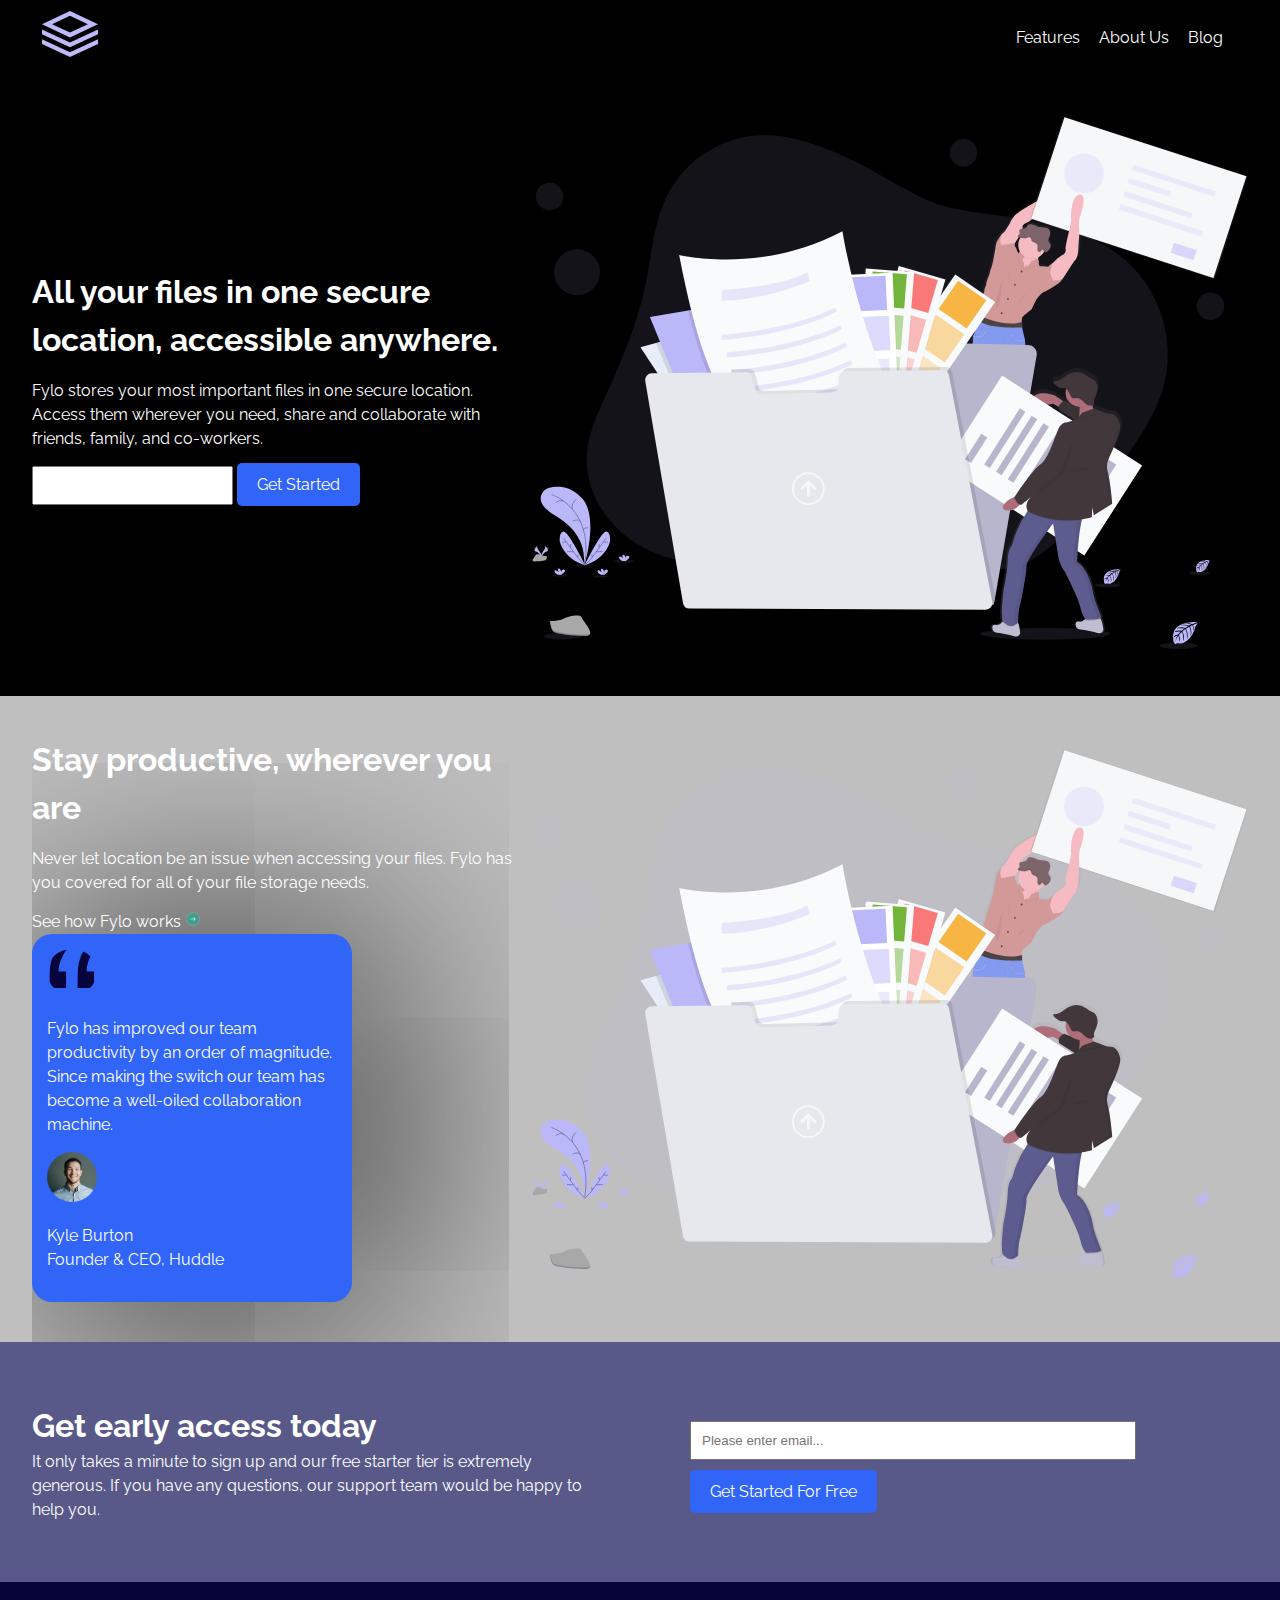
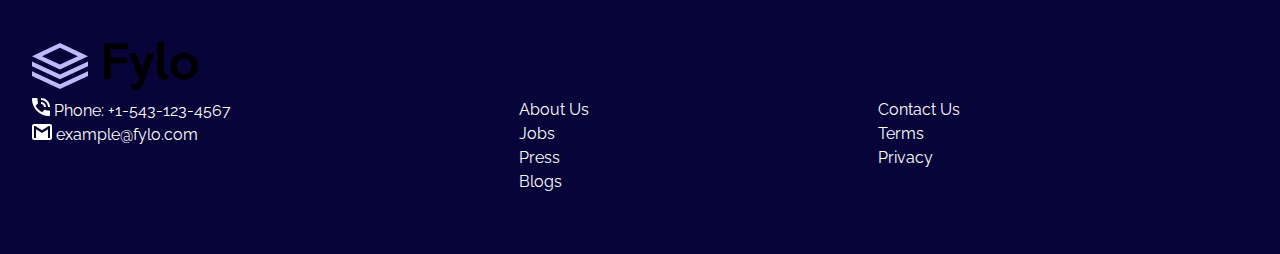
<file: Fylo White Web/main.html>
<!DOCTYPE html>
<html lang="en">
<head>
    <meta charset="UTF-8">
    <meta http-equiv="X-UA-Compatible" content="IE=edge">
    <link rel="stylesheet" href="style.css">
    <meta name="viewport" content="width=device-width, initial-scale=1.0">
    <title>Fylo Home | Welcome</title>
</head>
<body>
    <header class="header">
        <div class="header-container container">
            <div class="logo">
                <img src="images/logo.svg" alt="">
            </div>
            <div class="links">
                <a href="#">Features</a>
                <a href="#">About Us</a>
                <a href="#">Blog</a>
            </div>
        </div>
    </header>

    <section class="showcase1">
        <div class="showcase-container container">
            <div class="content">
                <h1>
                    All your files in one secure location, accessible anywhere.
                </h1>
                <p>
                    Fylo stores your most important files in one secure location. Access them wherever you need, share and collaborate with friends, family, and co-workers.
                </p>
                <input type="text" class="address">
                <a href="#" class="btn">
                    Get Started
                </a>
            </div>
            <div class="image">
                <img src="images/illustration-1.svg" alt="">
            </div>
        </div>
    </section>

    <section class="showcase2">
        <div class="showcase-container container">
            <div class="content">
                <div>
                    <h1>
                        Stay productive, wherever you are
                    </h1>
                    <p>
                        Never let location be an issue when accessing your files. Fylo has you 
                        covered for all of your file storage needs.
                    </p>
                    <a href="#">
                        See how Fylo works <img src="images/icon-arrow.svg" alt="this is an arrow">
                    </a>
                </div>
                <div class="card">
                    <img src="images/icon-quotes.svg" alt="this is a quote">
                    <p>
                        Fylo has improved our team productivity by an order of magnitude. Since 
                        making the switch our team has become a well-oiled collaboration machine.
                    </p>
                    <div class="person">
                        <img src="images/avatar-testimonial.jpg" alt="this is a person">
                        <p>
                            Kyle Burton <br> Founder & CEO, Huddle
                        </p>
                    </div>
                </div>
            </div>
            <div class="image">
                <img src="images/illustration-1.svg" alt="">
            </div>
        </div>
    </section>

    <section class="newsletter">
        <div class="newsletter-container container">
            <div class="content box1">
                <h1>
                    Get early access today
                </h1>
                <p>
                    It only takes a minute to sign up and our free starter tier is extremely generous. 
                    If you have any questions, our support team would be happy to help you.
                </p>
            </div>
            <div class="signup box2">
                <input type="text" placeholder="Please enter email...">
                <br>
                <a href="#" class="btn">
                    Get Started For Free
                </a>
            </div>
        </div>
    </section>

    <footer>
        <div class="container">
            <div class="logo">
                <img src="images/logo.svg" alt="">
            </div>
    
            <div class="contact-section">
                <div class="details">
                    <div>
                        <p>
                            <img src="images/icon-phone.svg" alt="this is a phone">
                            Phone: +1-543-123-4567
                        </p>
                    </div>
                    <div>
                        <p>
                            <img src="images/icon-email.svg" alt="this is an email">
                            example@fylo.com
                        </p>
                    </div>
                </div>
                <div>
                    <a href="#">About Us</a>
                    <a href="#">Jobs</a>
                    <a href="#">Press</a>
                    <a href="#">Blogs</a>
                </div>
                <div>
                    <a href="#">Contact Us</a>
                    <a href="#">Terms</a>
                    <a href="#">Privacy</a>
                </div>
                <div class="socials">
        
                </div>
            </div>
        </div>
    </footer>
</body>
</html>
</file>
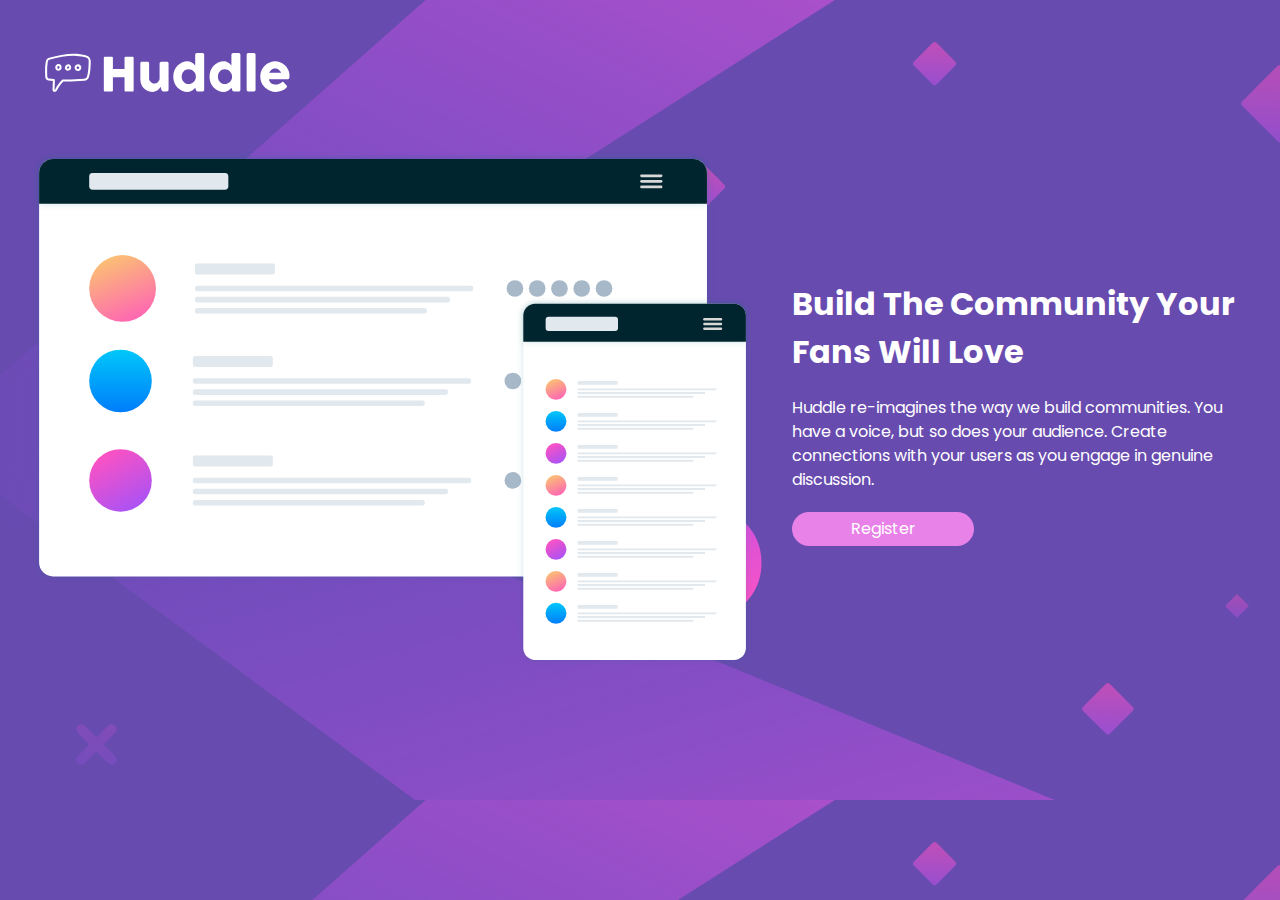
<file: Huddle Landing Page/main.html>
<!DOCTYPE html>
<html lang="en">
<head>
    <meta charset="UTF-8">
    <link rel="stylesheet" href="style.css">
    <link rel="stylesheet" href="https://cdnjs.cloudflare.com/ajax/libs/font-awesome/6.4.0/css/all.min.css" integrity="sha512-iecdLmaskl7CVkqkXNQ/ZH/XLlvWZOJyj7Yy7tcenmpD1ypASozpmT/E0iPtmFIB46ZmdtAc9eNBvH0H/ZpiBw==" crossorigin="anonymous" referrerpolicy="no-referrer" />
    <meta http-equiv="X-UA-Compatible" content="IE=edge">
    <meta name="viewport" content="width=device-width, initial-scale=1.0">
    <title>Document</title>
</head>
<body>
    <header>
        <div class="header-container container">
            <div class="logo">
                <img src="images/logo.svg" alt="">
            </div>
        </div>
    </header>

    <section>
        <div class="showcase-container container">
            <div>
                <img src="images/illustration-mockups.svg" alt="">
            </div>
            <div>
                <h1>
                    Build The Community Your Fans Will Love
                </h1>
                <p>
                    Huddle re-imagines the way we build communities. You have a voice, but so does your audience. 
                    Create connections with your users as you engage in genuine discussion.
                </p>
                <a href="#" class="btn">
                    Register
                </a>
            </div>
        </div>
    </section>

    <section class="socials container">
        <i title="Facebook" class="fa-brands fa-facebook"></i>
        <i title="Twittter" class="fa-brands fa-square-twitter"></i>
        <i title="Instaram" class="fa-brands fa-square-instagram"></i>
    </section>
</body>
</html>
</file>
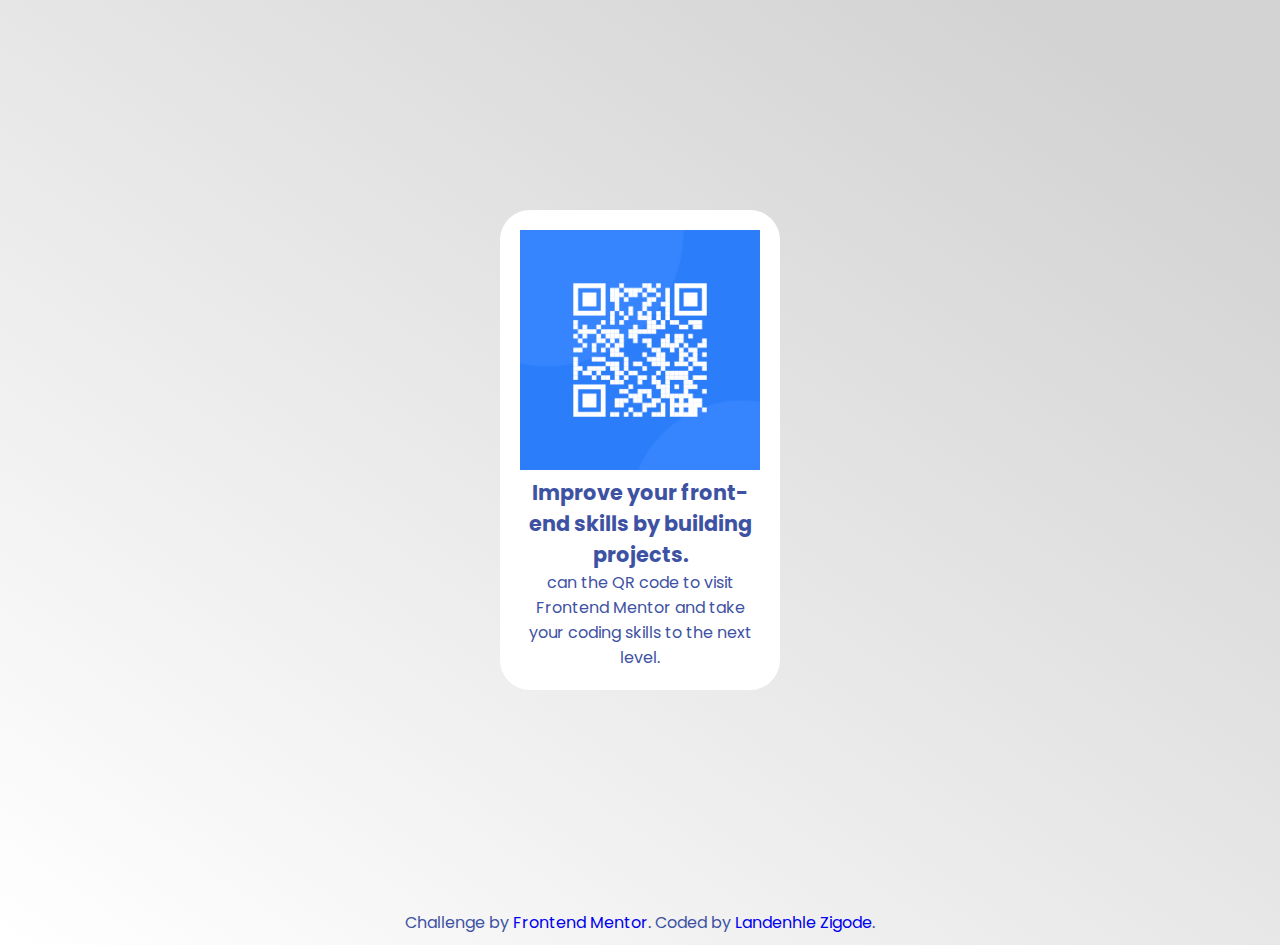
<file: QR Scanner/main.html>
<!DOCTYPE html>
<html lang="en">
<head>
    <meta charset="UTF-8">
    <meta http-equiv="X-UA-Compatible" content="IE=edge">
    <link rel="stylesheet" href="style.css">
    <meta name="viewport" content="width=device-width, initial-scale=1.0">
    <title>QR Scanner</title>
</head>
<body>
    <div class="card-container">
        <div class="card">
            <img src="images/image-qr-code.png" alt="this is an image">
            <h1>
                Improve your front-end skills by building projects.
            </h1>
            <p>
                can the QR code to visit Frontend Mentor and take your coding skills to the next level.
            </p>
        </div>
    </div>

    <footer>
        <p>
            Challenge by <a href="https://www.frontendmentor.io?ref=challenge" target="_blank">Frontend Mentor</a>. 
    Coded by <a href="#">Landenhle Zigode</a>.
        </p>
    </footer>
</body>
</html>
</file>
<file: Kontors Landing Page/css/main.css>
@import url('https://fonts.googleapis.com/css2?family=Bodoni+Moda:opsz@6..96&family=Cinzel&family=Comforter+Brush&family=Cormorant+Garamond:wght@300;500;700&family=Poppins:wght@100;300;500&display=swap');

*{
    margin: 0%;
    padding: 0% 0%;
    box-sizing: border-box;
    text-decoration: none;
    list-style-type: none;
}

:root{
    --primary-color: #78290F;
    --maintext-color: #ffd60a;
    --tertiary-color: #1b4965;
}

body{
    line-height: 1.4;
    background-color: var(--primary-color);
    position: relative;
}

.showcase{
    background-image: url('../hero-image.jpg');
    background-repeat: no-repeat;
    background-position: center;
    background-size: cover;
    height: 85vh;
}

.links{
    display: flex;
    align-items: center;
    justify-content: space-between;
}

.links a:hover{
    text-decoration: underline;
}


li{
    margin-right: 4px;
    font-size: 40px;
}

a{
    color: var(--maintext-color);
}

.section-1 a:hover{
    background-color: #ffd60a;
    color: black;
}

.showcase-header{
    font-size: 85px;
    color: #ffd60a;
    display: flex;
    align-items: center;
    justify-content: center;
    height: 65vh;
}

.container{
    width: 95%;
    margin: auto;
    overflow: hidden;
}

.section-1{
    padding: 10px 0px;
}

.section-1 p{
    font-size: 60px;
    color: white;
}

.section-1 a{
    display: inline-block;
    margin-top: 10px;
    font-size: 20px;
    padding: 6px;
    border-radius: 30px;
    border: 1px solid var(--maintext-color);
}

.section-2 h2{
    padding: 30px 0px;
}

.project{
    display: flex;
    align-items: center;
    justify-content: space-between;
}

.project h3{
    color: white;
    font-size: 40px;
}

.section-3 h2{
    padding: 30px 0px;
}

.works{
    display: grid;
    grid-template-columns: repeat(2, 1fr);
    justify-content: space-between;
    gap: 20px;
    margin: 10px 0px;
}


.works h3{
    font-size: 30px;
}

.section-4 h2{
    padding: 30px 0px;
}

.words{
    background-color: #ffd60a;
    padding: 3px;
    font-size: 50px;
}

.footer-section{
    display: flex;
    align-items: center;
    justify-content: space-between;
}

.footer-section ul{
    display: flex;
}

.footer-section li{
    margin-right: 5px;
}

.footer-section p{
    font-family: 'Poppins';
}

/* Media Queries */

@media (max-width: 768px) {
    .showcase-header{
        font-size: 60px;
    }

    .section-1 p{
        font-size: 40px;
    }

    .section-2 h3{
        font-size: 30px;
    }

    .works{
        display: block;
        margin: 15px 0px;
    }

    .words{
        font-size: 40px;
    }

    .footer-section{
        display: block;
    }

    .links{
        display: none;
    }
}








/* Utility Classes */

.font-poppins{
    font-family: 'Poppins', 'sans-serif';
}

.font-bodoni{
    font-family: 'Bodoni Moda', sans-serif;
}

.font-cinzel{
    font-family: 'Cinzel';
}

.font-comforter{
    font-family: 'Comfoter brush', sans-serif;
}

.font-garamond{
    font-family: 'Cormorant Garamond';
}

.text-xs{
    font-size: 0.75rem; /* 12px */
line-height: 1rem; /* 16px */
}	

.text-sm{
    font-size: 0.875rem; /* 14px */
line-height: 1.25rem; /* 20px */
}	

.text-base{
    font-size: 1rem; /* 16px */
line-height: 1.5rem; /* 24px */
}

.text-lg{
    font-size: 1.125rem; /* 18px */
line-height: 1.75rem; /* 28px */
}

.text-xl{
    font-size: 1.25rem; /* 20px */
line-height: 1.75rem; /* 28px */
}

.text-2xl{
    font-size: 1.5rem; /* 24px */
line-height: 2rem; /* 32px */
}

.text-3xl{
    font-size: 1.875rem; /* 30px */
line-height: 2.25rem; /* 36px */
}

.text-4xl{
    font-size: 2.25rem; /* 36px */
line-height: 2.5rem; /* 40px */
}

.text-5xl{
    font-size: 3rem; /* 48px */
line-height: 1;
}

.text-6xl{
    font-size: 3.75rem; /* 60px */
line-height: 1;
}

.text-7xl{
    font-size: 4.5rem; /* 72px */
line-height: 1;
}

.text-8xl{
    font-size: 6rem; /* 96px */
line-height: 1;
}

.text-9xl{
    font-size: 8rem; /* 128px */
line-height: 1;
}

.text-white{
    color: white;
}
</file>
<file: The Para Effect/css/style.css>
*{
    margin: 0%;
    padding: 0%;
    box-sizing: border-box;

}

.content{
    padding: 10px 10px;
}

body{
    line-height: 1.5;
    font-family: 'Lucida Sans', 'Lucida Sans Regular', 'Lucida Grande', 'Lucida Sans Unicode', Geneva, Verdana, sans-serif;
}

.showcase{
    background-image: url('https://images.pexels.com/photos/2156881/pexels-photo-2156881.jpeg?auto=compress&cs=tinysrgb&w=1260&h=750&dpr=1');
    background-repeat: no-repeat;
    background-position: center;
    background-size: cover;
    height: 500px;
    display: flex;
    align-items: center;
    justify-content: center;
    color: white;
    font-size: 60px;
    font-family: 'poppins';
   
}

.show1{
    background-image: url('https://images.pexels.com/photos/1616403/pexels-photo-1616403.jpeg?auto=compress&cs=tinysrgb&w=600&lazy=load');
    background-repeat: no-repeat;
    background-position: center;
    background-size: cover;
    height: 300px;
}
.show2{
    background-image: url('https://images.pexels.com/photos/3109807/pexels-photo-3109807.jpeg?auto=compress&cs=tinysrgb&w=600&lazy=load');
    background-repeat: no-repeat;
    background-position: center;
    background-size: cover;
    height: 300px;
    background-attachment: fixed;
}
.show3{
    background-image: url('https://images.pexels.com/photos/3705863/pexels-photo-3705863.jpeg?auto=compress&cs=tinysrgb&w=600&lazy=load');
    background-repeat: no-repeat;
    background-position: center;
    background-size: cover;
    background-attachment: fixed;
    height: 500px;
}
.show4{
    background-image: url('https://images.pexels.com/photos/8882645/pexels-photo-8882645.jpeg?auto=compress&cs=tinysrgb&w=600&lazy=load');
    background-repeat: no-repeat;
    background-position: center;
    background-size: cover;
    height: 300px;
}

footer{
    text-align: center;
    height: 100px;
    color: white;
    background-color: blueviolet;
    padding: 5px 5px;
}
</file>
<file: Drop Down Navigation Landing Page/style.css>
@import url('https://fonts.googleapis.com/css2?family=Bodoni+Moda:opsz@6..96&family=Cinzel&family=Comforter+Brush&family=Cormorant+Garamond:wght@300;500;700&family=Poppins:wght@100;300;500&display=swap');

*{
    margin: 0%;
    padding: 0%;
    box-sizing: border-box;
    text-decoration: none;
    list-style-type: none;
}

.container{
    width: 90%;
    margin: auto;
    overflow: hidden;
}

body{
    font-family: 'Poppins';
    background-color: white;
    position: relative;
}

.header{
    padding: 20px;
    display: flex;
    justify-content: space-between;
    align-items: center;
}

.logo img{
    margin-top: 10px;
}

.header a{
    color: black;
    display: inline-block;
}

.links a:hover{
    font-weight: bold;
    text-decoration: underline 1px black;
    text-underline-offset: 10px;
}

.navigation{
    display: flex;
    justify-content: space-between;
    align-items: center;
}

.links{
    display: flex;
}

.links a{
    margin-left: 50px;
}

.logins a{
    margin-right: 50px;
}

.btn-outline{
    border: 2px solid black;
    border-radius: 10px;
    padding: 10px 20px;
}

.btn-outline:hover{
    transition: all 0.35s;
    background-color: black;
    color: white;
}


.showcase{
    display: flex;
    justify-content: space-between;
    align-items: center;
    padding: 10px 0px;
}

.showcase h1{
    font-size: 4rem;
}

.showcase p{
    margin: 50px 0px;
}

.content a{
    color: black;
}

.logos{
    margin-top: 250px;
}

.logos img{
    margin-right: 5px;
}

.image img{
    width: 40rem;
    height: 50rem;
}

.block {
    background-color: white;
    box-shadow: 10px 15px 30px gray;
    width: fit-content;
    padding: 10px;
    border-radius: 10px;   
}

.block img{
    margin: 0px 5px;
}

.block-2{
    display: none;
    position: absolute;
    top: 7%;
    left: 19%;
}

.block-1{
    display: none;
    position: absolute;
    top: 7%;
    left: 8%;
}

.none{
    display: none;
}

.show{
    display: block;
}

.hide{
    transform: translatey(-110%);
    /* display: none; */
}

.sidebar-container{
    position: fixed;
    top: 0%;
    right: 0%;
    width: 60%;
    height: 100%;
    z-index: 3;
    text-align: center;
    background-color: white;
    box-shadow: -10px -15px 30px gray;
    transition: all 0.35s;
}

.sidebar-container a{
    display: inline-block;
    margin: 20px 0px;
}

.sidebar-container a:hover{
    font-weight: bold;
}

.sidebar-container ul{
    margin-top: 50px;
}

.menu{
    z-index: 5;
}

@media (max-width: 568px){
    .links, .logins{
        display: none;
    }

    .showcase{
        display: flex;
        flex-direction: column-reverse;
        justify-content: center;
        text-align: center;
    }

    .content{
        padding: 10px;
    }

    .logos{
        margin-top: 40px;
    }

    .image img{
        width: 25rem;
        height: 32rem;
    }
}

@media (min-width:600px){
    .menu, .sidebar-container
    {
        display: none;
    }
}
</file>
<file: Fylo Website/style.css>
@import url('https://fonts.googleapis.com/css2?family=Bodoni+Moda:opsz@6..96&family=Cinzel&family=Comforter+Brush&family=Cormorant+Garamond:wght@300;500;700&family=Poppins:wght@100;300;500&family=Raleway&display=swap');


:root{
    --intro-color: hsl(218, 28%, 13%);
    --main-background: hsl(227, 28%, 15%);
    --footer-background: hsl(216, 53%, 9%);
    --testimonials-background: hsl(219, 30%, 18%);
}

*{
    margin: 0%;
    padding: 0%;
    box-sizing: border-box;
    text-decoration: none;
    list-style-type: none;
}

body{
    font-family: 'Raleway';
    background-color: var(--main-background);
    color: white;
    font-size: 14px;
}
form{
    margin-top: 30px ;
}

.section1, 
.section2, 
.section3,
.section4 
{
    padding: 80px 0px;
}

.section5{
    padding: 80px 0px 200px 0px;
}

.container{
    width: 90%;
    margin: auto;
    overflow: hidden;
}

.navbar .container{
    display: flex;
    align-items: center;
    justify-content: space-between;
    padding: 10px;
}

.links a {
    color: white;
    margin: 0px 15px;
}

.links a:hover{
    font-weight: bolder;
}

.section1{
    background-color: var(--intro-color);
    height: 100%;
    display: flex;
    justify-content: center;
}

.section2{
    text-align: center;
}

.section2 h3{
    font-size: 30px;
}

.section2 p{
    font-size: larger;
}

.section2 a{
    margin: 20px 0px;
    padding: 10px;
    width: 20%;
    display: inline-block;
    background-color: hsl(176, 68%, 64%);
    border-radius: 30px;
    color: white;
}

.section2 a:hover{
    background-color: hsl(176, 68%, 55%);
}

.section3 .container{
    display: flex;
    align-items: center;
    justify-content: center;

}

.card {
    text-align: center;
    padding: 10px;
    align-self: center;
    margin: 10px;
    width: 550px;
}

.card h4{
    font-size: 25px;
}

.content{
    display: flex;
    align-items: center;
    justify-content: space-around;
}

.content h4{
    font-size: 40px;
}

.content p{
    margin: 20px 0px;
    line-height: 2;
}

.content a{
    color:white ;
}

.content a:hover{
    text-decoration: underline;
}

.section5{
    position: relative;
}

.section5 .container{
    display: flex;
    align-items: center;
    gap: 20px;
    justify-content: space-evenly;
    padding: 10px;
}

.comments{
    background-color: hsl(219, 30%, 18%);
    padding: 15px;
}

.profile img{
    width: 30px;
    height: 30px;
    border-radius: 50%;
    margin-right: 15px;
}

.profile {
    display: flex;
    margin: 10px 0px;
}

.profile h5{
    font-size: 20px;
}

.profile p{
    font-size: 14px;
}

.newsletter{
    position: absolute;
    right: 50%;
    transform: translate(50%, -50%);
    text-align: center;
    background-color: var(--testimonials-background);
    padding: 20px 60px; 
    width: 60%;
    box-shadow: 23px 30px 15px rgba(0, 0, 0, 0.3);
}

.newsletter h5{
    font-size: 25px;
    margin-bottom: 30px ;
}

.newsletter input[type = text]{
    padding: 10px;
    border-radius: 30px;
    margin-right: 10px;
    width: 60%;
}

.newsletter a{
    padding: 10px;
    display: inline-block;
    background-color: hsl(176, 68%, 64%);
    border-radius: 30px;
    color: white;
}

.newsletter a:hover{
    background-color: hsl(176, 68%, 55%);
}

footer{
    background-color: var(--footer-background);
    padding-top: 200px;;
    
}

.details{
    display: flex;
    align-items: center;
    justify-content: space-between;
    padding: 40px;
}

.location, 
.emails{
    display: flex;   
}

.location img{
    margin-right: 15px;
}

.contacts div{
    padding: 10px 0px;
}

.details img{
    width: 10px;
    height: 10px;
}

.details a{
    color: white;
    font-size: larger;
}

.details a:hover{
    text-decoration: underline 1px solid white;
}

@media (max-width: 560px){
    .links{
        font-size: 12px;
    }

    .section3 .container, 
    .content{
        display: flex;
        flex-direction: column;
    }

    .section4 .container .content h4{
        font-size: 25px;
    }
   
    .section4 h4{
        font-size: 20px;
    }

    .section5 .container{
        display: flex;
        flex-direction: column;
    }

    .newsletter a{
        display: block;
        width: 100%;
    }

    .newsletter input[type = text]{
        display: block;
        width: 100%;
        margin-bottom: 20px;
    }

    .details{
        display: block;
        line-height: 2.5;
    }

    footer .socials{
        text-align: center;
        font-size: 25px;
        padding: 10px 0px;
    }

    i:hover{
        background-color: hsl(176, 68%, 64%);
        border-radius: 10px;
    }
    
}
</file>
<file: Fylo White Web/style.css>
@import url('https://fonts.googleapis.com/css2?family=Bodoni+Moda:opsz@6..96&family=Cinzel&family=Comforter+Brush&family=Cormorant+Garamond:wght@300;500;700&family=Poppins:wght@100;300;500&family=Raleway:wght@100;300;500;700&display=swap');

:root{
--VeryDarkBlue: hsl(243, 87%, 12%);
--DesaturatedBlue: hsl(238, 22%, 44%);
--BrightBlue: hsl(224, 93%, 58%);
--ModerateCyan: hsl(170, 45%, 43%);
--LightGrayishBlue: hsl(240, 75%, 98%);
--LightGray: hsl(0, 0%, 75%);
}

*{
    margin: 0%;
    padding: 0%;
    box-sizing: border-box;
    text-decoration: none;
    list-style-type: none;
}

.container{
    width: 95%;
    margin: auto;
    overflow: hidden;
}

body{
    line-height: 1.5;
    background-color: black;
    color: white;
    font-family: 'Raleway';
}

.header-container{
    padding: 10px;
    display: flex;
    justify-content: space-between;
    align-items: center;
}

.links a{
    color: white;
    display: inline-block;
    margin-right: 15px;
}

.showcase2{
    background-color: var(--LightGray);
}

.showcase-container{
    display: flex;
    justify-content: space-between;
    align-items: center;
    padding: 40px 0px;
}

.newsletter{
    background-color: var(--DesaturatedBlue);
}

.newsletter a{
    color: white;
}

.newsletter-container{
  display: flex;
  align-items: center;
  justify-content: space-between;
  padding: 60px 0px;  
}

.box1{
    flex: 1;
}

.box2{
    flex: 1;
    margin-left: 100px;
    max-width: 100%;
}

.box2 input{
    display: inline-block;
    margin-bottom: 20px;
    width: 80%;
}


.showcase-container h1,
.newsletter-container h1{
    font-size: 2rem;
}

.showcase-container p{
    margin: 15px 0px;
}

.showcase-container a{
    color: white;
}

.btn{
    border-radius: 5px;
    padding: 12px 20px;
    background-color: var(--BrightBlue);
}

.card{
    padding: 15px;
    width: 20rem;
    background-color: var(--BrightBlue);
    border-radius: 20px;
    box-shadow: 25px 10px 400px black;
}

.card img{
    width: 50px;
    border-radius: 50%;
}

input{
    padding: 10px;
}

.image img{
    width: 45rem;
}

footer{
    padding: 60px 0px; 
    background-color: var(--VeryDarkBlue);
}
footer a {
    display: block;
    color: white;
}


.contact-section{
    display: flex;
    justify-content: space-between;
}
</file>
<file: Huddle Landing Page/style.css>
@import url('https://fonts.googleapis.com/css2?family=Bodoni+Moda:opsz@6..96&family=Cinzel&family=Comforter+Brush&family=Cormorant+Garamond:wght@300;500;700&family=Poppins:wght@100;300;500&display=swap');

:root{
--Violet: hsl(257, 40%, 49%);
--SoftMagenta: hsl(300, 69%, 71%);
--MediumMagenta: hsl(300, 69%, 41%);
}

*{
    margin: 0%;
    padding: 0%;
    box-sizing: border-box;
    text-decoration: none;
    list-style-type: none;
}

.container{
    width: 95%;
    margin: auto;
    overflow: hidden;
}

body{
    line-height: 1.5;
    font-family: 'Poppins';
    background-image: url('./images/bg-desktop.svg');
    background-color: var(--Violet);
    color: white;
}

.header-container{
    padding: 40px 0px;
}

.showcase-container{
    display: flex;
    align-items: center;
    gap: 40px;
}

.showcase-container img{
    width: 45rem;
}

.showcase-container h1{
    font-size: 2rem;
    margin-bottom: 20px;
}

.btn{
    background-color: var(--SoftMagenta);
    padding: 5px 10px;
    width: 40%;
    text-align: center;
    color: white;
    display: inline-block;
    margin-top: 20px;
    border-radius: 30px;
}

.btn:hover{
    background-color:  var(--MediumMagenta) ;
}

.socials{
    padding: 20px 0px;
    display: flex;
    justify-content: flex-end;
}

i{
    font-size: 2rem;
    margin-right: 20px;
}

i:hover{
    color: var(--MediumMagenta);
}

@media (max-width:768px){
    .showcase-container{
        display: flex;
        flex-direction: column;
        text-align: center;
        padding: 50px 0px;
    }

    .showcase-container img{
        max-width: 100%;
    }

    .socials{
        display: flex;
        justify-content: center;
    }
}
/* @media (max-width:768px){
    .showcase-container{
        display: flex;
        flex-direction: column;
        text-align: center;
        padding: 50px 0px;
    }

    .showcase-container img{
        max-width: 35rem;
    }
} */
</file>
<file: QR Scanner/style.css>
@import url('https://fonts.googleapis.com/css2?family=Bodoni+Moda:opsz@6..96&family=Cinzel&family=Comforter+Brush&family=Cormorant+Garamond:wght@300;500;700&family=Poppins:wght@100;300;500&display=swap');

*{
    margin: 0%;
    padding: 0%;
    box-sizing: border-box;
    text-decoration: none;
    list-style-type: none;
}

.container{
    width: 95%;
    margin: auto;
    overflow: hidden;
}

body{
    background-image: linear-gradient(35deg, white, lightgrey 90% );
    font-family: 'Poppins';
    color: hsl(228, 45%, 44%);;
}

.card-container{
    width: 100vw;
    height: 100vh;
    display: flex;
    align-items: center;
    justify-content: center;
}

.card{
    text-align: center;
    width: 280px;
    height: auto;
    padding: 20px;
    border-radius: 30px;
    background-color: white;
}

.card h1{
    font-size: 1.3rem;
}

.card img{
    width: 15rem;
}

footer{
    text-align: center;
    padding: 10px;
}
</file>
